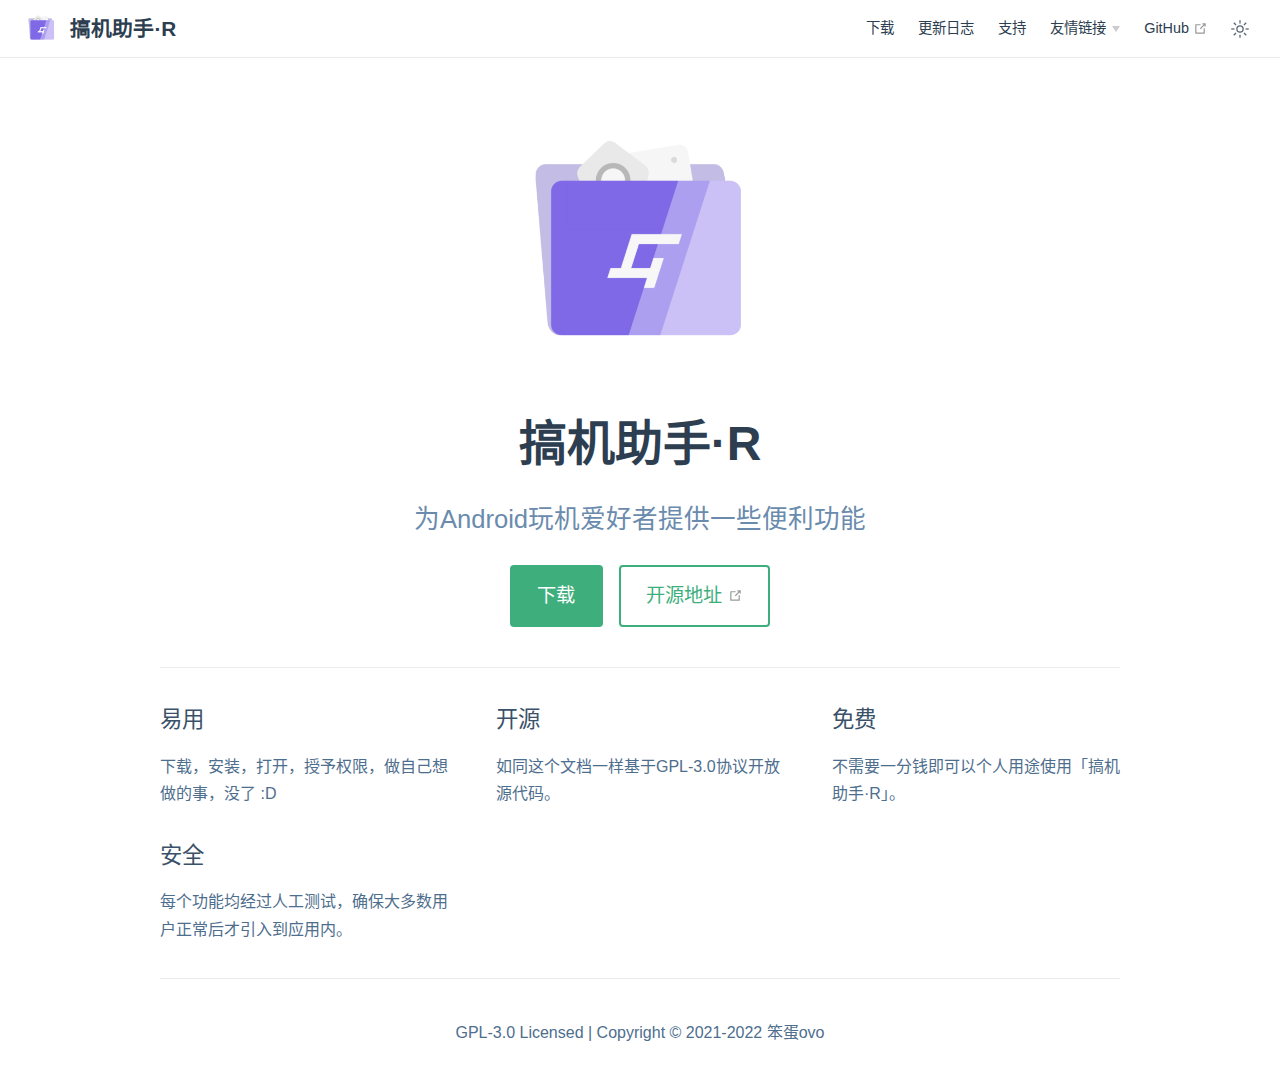
<file: index.html>
<!DOCTYPE html>
<html lang="zh-CN">
  <head>
    <meta charset="utf-8">
    <meta name="viewport" content="width=device-width,initial-scale=1">
    <meta name="generator" content="VuePress 2.0.0-beta.35">
    <style>
      :root {
        --c-bg: #fff;
      }
      html.dark {
        --c-bg: #22272e;
      }
      html, body {
        background-color: var(--c-bg);
      }
    </style>
    <script>
      const userMode = localStorage.getItem('vuepress-color-scheme');
			const systemDarkMode = window.matchMedia && window.matchMedia('(prefers-color-scheme: dark)').matches;
			if (userMode === 'dark' || (userMode !== 'light' && systemDarkMode)) {
				document.documentElement.classList.toggle('dark', true);
			}
    </script>
    <link rel="icon" type="image/png" sizes="16x16" href="/images/icons/favicon-16x16.png"><link rel="icon" type="image/png" sizes="32x32" href="/images/icons/favicon-32x32.png"><link rel="manifest" href="/manifest.webmanifest"><meta name="application-name" content="搞机助手·R"><meta name="apple-mobile-web-app-title" content="搞机助手·R"><meta name="apple-mobile-web-app-status-bar-style" content="black"><link rel="apple-touch-icon" href="/images/icons/apple-touch-icon.png"><meta name="msapplication-TileColor" content="#3eaf7c"><meta name="theme-color" content="#3eaf7c"><title>Home | 搞机助手·R</title><meta name="description" content="为Android玩机爱好者提供一些便利功能">
    <link rel="modulepreload" href="/assets/app.0bd54e07.js"><link rel="modulepreload" href="/assets/index.html.5f7e8375.js"><link rel="modulepreload" href="/assets/index.html.998ff25d.js"><link rel="modulepreload" href="/assets/plugin-vue_export-helper.21dcd24c.js">
    <link rel="stylesheet" href="/assets/style.12e3365d.css">
  </head>
  <body>
    <div id="app"><!--[--><div class="theme-container no-sidebar"><!--[--><header ref_key="navbar" class="navbar"><div class="toggle-sidebar-button" title="切换侧边栏" aria-expanded="false" role="button" tabindex="0"><div class="icon" aria-hidden="true"><span></span><span></span><span></span></div></div><span><a aria-current="page" href="/" class="router-link-active router-link-exact-active"><img class="logo" src="/images/logo.png" alt="搞机助手·R"><span class="site-name can-hide">搞机助手·R</span></a></span><div class="navbar-items-wrapper" style=""><!--[--><!--]--><nav class="navbar-items can-hide"><!--[--><div class="navbar-item"><a href="/Download/" class="" aria-label="下载"><!--[--><!--]--> 下载 <!--[--><!--]--></a></div><div class="navbar-item"><a href="/Changelog/" class="" aria-label="更新日志"><!--[--><!--]--> 更新日志 <!--[--><!--]--></a></div><div class="navbar-item"><a href="/Support/" class="" aria-label="支持"><!--[--><!--]--> 支持 <!--[--><!--]--></a></div><div class="navbar-item"><div class="navbar-dropdown-wrapper"><button class="navbar-dropdown-title" type="button" aria-label="友情链接"><span class="title">友情链接</span><span class="arrow down"></span></button><button class="navbar-dropdown-title-mobile" type="button" aria-label="友情链接"><span class="title">友情链接</span><span class="right arrow"></span></button><!--[--><ul style="display:none;" class="navbar-dropdown"><!--[--><li class="navbar-dropdown-item"><a class="external-link" href="https://uotan.cn" rel="noopener noreferrer" target="_blank" aria-label="柚坛社区"><!--[--><!--]--> 柚坛社区 <span><svg class="external-link-icon" xmlns="http://www.w3.org/2000/svg" aria-hidden="true" focusable="false" x="0px" y="0px" viewbox="0 0 100 100" width="15" height="15"><path fill="currentColor" d="M18.8,85.1h56l0,0c2.2,0,4-1.8,4-4v-32h-8v28h-48v-48h28v-8h-32l0,0c-2.2,0-4,1.8-4,4v56C14.8,83.3,16.6,85.1,18.8,85.1z"></path><polygon fill="currentColor" points="45.7,48.7 51.3,54.3 77.2,28.5 77.2,37.2 85.2,37.2 85.2,14.9 62.8,14.9 62.8,22.9 71.5,22.9"></polygon></svg><span class="external-link-icon-sr-only">在新窗口打开</span></span><!--[--><!--]--></a></li><li class="navbar-dropdown-item"><a class="external-link" href="https://pan.igjbbs.cn" rel="noopener noreferrer" target="_blank" aria-label="一个云盘"><!--[--><!--]--> 一个云盘 <span><svg class="external-link-icon" xmlns="http://www.w3.org/2000/svg" aria-hidden="true" focusable="false" x="0px" y="0px" viewbox="0 0 100 100" width="15" height="15"><path fill="currentColor" d="M18.8,85.1h56l0,0c2.2,0,4-1.8,4-4v-32h-8v28h-48v-48h28v-8h-32l0,0c-2.2,0-4,1.8-4,4v56C14.8,83.3,16.6,85.1,18.8,85.1z"></path><polygon fill="currentColor" points="45.7,48.7 51.3,54.3 77.2,28.5 77.2,37.2 85.2,37.2 85.2,14.9 62.8,14.9 62.8,22.9 71.5,22.9"></polygon></svg><span class="external-link-icon-sr-only">在新窗口打开</span></span><!--[--><!--]--></a></li><li class="navbar-dropdown-item"><a class="external-link" href="https://bdovo.xyz" rel="noopener noreferrer" target="_blank" aria-label="作者个人主页"><!--[--><!--]--> 作者个人主页 <span><svg class="external-link-icon" xmlns="http://www.w3.org/2000/svg" aria-hidden="true" focusable="false" x="0px" y="0px" viewbox="0 0 100 100" width="15" height="15"><path fill="currentColor" d="M18.8,85.1h56l0,0c2.2,0,4-1.8,4-4v-32h-8v28h-48v-48h28v-8h-32l0,0c-2.2,0-4,1.8-4,4v56C14.8,83.3,16.6,85.1,18.8,85.1z"></path><polygon fill="currentColor" points="45.7,48.7 51.3,54.3 77.2,28.5 77.2,37.2 85.2,37.2 85.2,14.9 62.8,14.9 62.8,22.9 71.5,22.9"></polygon></svg><span class="external-link-icon-sr-only">在新窗口打开</span></span><!--[--><!--]--></a></li><li class="navbar-dropdown-item"><a class="external-link" href="https://status.qqcn.xyz" rel="noopener noreferrer" target="_blank" aria-label="服务器状态查看"><!--[--><!--]--> 服务器状态查看 <span><svg class="external-link-icon" xmlns="http://www.w3.org/2000/svg" aria-hidden="true" focusable="false" x="0px" y="0px" viewbox="0 0 100 100" width="15" height="15"><path fill="currentColor" d="M18.8,85.1h56l0,0c2.2,0,4-1.8,4-4v-32h-8v28h-48v-48h28v-8h-32l0,0c-2.2,0-4,1.8-4,4v56C14.8,83.3,16.6,85.1,18.8,85.1z"></path><polygon fill="currentColor" points="45.7,48.7 51.3,54.3 77.2,28.5 77.2,37.2 85.2,37.2 85.2,14.9 62.8,14.9 62.8,22.9 71.5,22.9"></polygon></svg><span class="external-link-icon-sr-only">在新窗口打开</span></span><!--[--><!--]--></a></li><!--]--></ul><!--]--></div></div><div class="navbar-item"><a class="external-link" href="https://github.com/liuran001/GJZS" rel="noopener noreferrer" target="_blank" aria-label="GitHub"><!--[--><!--]--> GitHub <span><svg class="external-link-icon" xmlns="http://www.w3.org/2000/svg" aria-hidden="true" focusable="false" x="0px" y="0px" viewbox="0 0 100 100" width="15" height="15"><path fill="currentColor" d="M18.8,85.1h56l0,0c2.2,0,4-1.8,4-4v-32h-8v28h-48v-48h28v-8h-32l0,0c-2.2,0-4,1.8-4,4v56C14.8,83.3,16.6,85.1,18.8,85.1z"></path><polygon fill="currentColor" points="45.7,48.7 51.3,54.3 77.2,28.5 77.2,37.2 85.2,37.2 85.2,14.9 62.8,14.9 62.8,22.9 71.5,22.9"></polygon></svg><span class="external-link-icon-sr-only">在新窗口打开</span></span><!--[--><!--]--></a></div><!--]--></nav><!--[--><!--]--><button class="toggle-dark-button" title="切换夜间模式"><svg style="" class="icon" focusable="false" viewBox="0 0 32 32"><path d="M16 12.005a4 4 0 1 1-4 4a4.005 4.005 0 0 1 4-4m0-2a6 6 0 1 0 6 6a6 6 0 0 0-6-6z" fill="currentColor"></path><path d="M5.394 6.813l1.414-1.415l3.506 3.506L8.9 10.318z" fill="currentColor"></path><path d="M2 15.005h5v2H2z" fill="currentColor"></path><path d="M5.394 25.197L8.9 21.691l1.414 1.415l-3.506 3.505z" fill="currentColor"></path><path d="M15 25.005h2v5h-2z" fill="currentColor"></path><path d="M21.687 23.106l1.414-1.415l3.506 3.506l-1.414 1.414z" fill="currentColor"></path><path d="M25 15.005h5v2h-5z" fill="currentColor"></path><path d="M21.687 8.904l3.506-3.506l1.414 1.415l-3.506 3.505z" fill="currentColor"></path><path d="M15 2.005h2v5h-2z" fill="currentColor"></path></svg><svg style="display:none;" class="icon" focusable="false" viewBox="0 0 32 32"><path d="M13.502 5.414a15.075 15.075 0 0 0 11.594 18.194a11.113 11.113 0 0 1-7.975 3.39c-.138 0-.278.005-.418 0a11.094 11.094 0 0 1-3.2-21.584M14.98 3a1.002 1.002 0 0 0-.175.016a13.096 13.096 0 0 0 1.825 25.981c.164.006.328 0 .49 0a13.072 13.072 0 0 0 10.703-5.555a1.01 1.01 0 0 0-.783-1.565A13.08 13.08 0 0 1 15.89 4.38A1.015 1.015 0 0 0 14.98 3z" fill="currentColor"></path></svg></button><!----></div></header><!--]--><div class="sidebar-mask"></div><!--[--><aside class="sidebar"><nav class="navbar-items"><!--[--><div class="navbar-item"><a href="/Download/" class="" aria-label="下载"><!--[--><!--]--> 下载 <!--[--><!--]--></a></div><div class="navbar-item"><a href="/Changelog/" class="" aria-label="更新日志"><!--[--><!--]--> 更新日志 <!--[--><!--]--></a></div><div class="navbar-item"><a href="/Support/" class="" aria-label="支持"><!--[--><!--]--> 支持 <!--[--><!--]--></a></div><div class="navbar-item"><div class="navbar-dropdown-wrapper"><button class="navbar-dropdown-title" type="button" aria-label="友情链接"><span class="title">友情链接</span><span class="arrow down"></span></button><button class="navbar-dropdown-title-mobile" type="button" aria-label="友情链接"><span class="title">友情链接</span><span class="right arrow"></span></button><!--[--><ul style="display:none;" class="navbar-dropdown"><!--[--><li class="navbar-dropdown-item"><a class="external-link" href="https://uotan.cn" rel="noopener noreferrer" target="_blank" aria-label="柚坛社区"><!--[--><!--]--> 柚坛社区 <span><svg class="external-link-icon" xmlns="http://www.w3.org/2000/svg" aria-hidden="true" focusable="false" x="0px" y="0px" viewbox="0 0 100 100" width="15" height="15"><path fill="currentColor" d="M18.8,85.1h56l0,0c2.2,0,4-1.8,4-4v-32h-8v28h-48v-48h28v-8h-32l0,0c-2.2,0-4,1.8-4,4v56C14.8,83.3,16.6,85.1,18.8,85.1z"></path><polygon fill="currentColor" points="45.7,48.7 51.3,54.3 77.2,28.5 77.2,37.2 85.2,37.2 85.2,14.9 62.8,14.9 62.8,22.9 71.5,22.9"></polygon></svg><span class="external-link-icon-sr-only">在新窗口打开</span></span><!--[--><!--]--></a></li><li class="navbar-dropdown-item"><a class="external-link" href="https://pan.igjbbs.cn" rel="noopener noreferrer" target="_blank" aria-label="一个云盘"><!--[--><!--]--> 一个云盘 <span><svg class="external-link-icon" xmlns="http://www.w3.org/2000/svg" aria-hidden="true" focusable="false" x="0px" y="0px" viewbox="0 0 100 100" width="15" height="15"><path fill="currentColor" d="M18.8,85.1h56l0,0c2.2,0,4-1.8,4-4v-32h-8v28h-48v-48h28v-8h-32l0,0c-2.2,0-4,1.8-4,4v56C14.8,83.3,16.6,85.1,18.8,85.1z"></path><polygon fill="currentColor" points="45.7,48.7 51.3,54.3 77.2,28.5 77.2,37.2 85.2,37.2 85.2,14.9 62.8,14.9 62.8,22.9 71.5,22.9"></polygon></svg><span class="external-link-icon-sr-only">在新窗口打开</span></span><!--[--><!--]--></a></li><li class="navbar-dropdown-item"><a class="external-link" href="https://bdovo.xyz" rel="noopener noreferrer" target="_blank" aria-label="作者个人主页"><!--[--><!--]--> 作者个人主页 <span><svg class="external-link-icon" xmlns="http://www.w3.org/2000/svg" aria-hidden="true" focusable="false" x="0px" y="0px" viewbox="0 0 100 100" width="15" height="15"><path fill="currentColor" d="M18.8,85.1h56l0,0c2.2,0,4-1.8,4-4v-32h-8v28h-48v-48h28v-8h-32l0,0c-2.2,0-4,1.8-4,4v56C14.8,83.3,16.6,85.1,18.8,85.1z"></path><polygon fill="currentColor" points="45.7,48.7 51.3,54.3 77.2,28.5 77.2,37.2 85.2,37.2 85.2,14.9 62.8,14.9 62.8,22.9 71.5,22.9"></polygon></svg><span class="external-link-icon-sr-only">在新窗口打开</span></span><!--[--><!--]--></a></li><li class="navbar-dropdown-item"><a class="external-link" href="https://status.qqcn.xyz" rel="noopener noreferrer" target="_blank" aria-label="服务器状态查看"><!--[--><!--]--> 服务器状态查看 <span><svg class="external-link-icon" xmlns="http://www.w3.org/2000/svg" aria-hidden="true" focusable="false" x="0px" y="0px" viewbox="0 0 100 100" width="15" height="15"><path fill="currentColor" d="M18.8,85.1h56l0,0c2.2,0,4-1.8,4-4v-32h-8v28h-48v-48h28v-8h-32l0,0c-2.2,0-4,1.8-4,4v56C14.8,83.3,16.6,85.1,18.8,85.1z"></path><polygon fill="currentColor" points="45.7,48.7 51.3,54.3 77.2,28.5 77.2,37.2 85.2,37.2 85.2,14.9 62.8,14.9 62.8,22.9 71.5,22.9"></polygon></svg><span class="external-link-icon-sr-only">在新窗口打开</span></span><!--[--><!--]--></a></li><!--]--></ul><!--]--></div></div><div class="navbar-item"><a class="external-link" href="https://github.com/liuran001/GJZS" rel="noopener noreferrer" target="_blank" aria-label="GitHub"><!--[--><!--]--> GitHub <span><svg class="external-link-icon" xmlns="http://www.w3.org/2000/svg" aria-hidden="true" focusable="false" x="0px" y="0px" viewbox="0 0 100 100" width="15" height="15"><path fill="currentColor" d="M18.8,85.1h56l0,0c2.2,0,4-1.8,4-4v-32h-8v28h-48v-48h28v-8h-32l0,0c-2.2,0-4,1.8-4,4v56C14.8,83.3,16.6,85.1,18.8,85.1z"></path><polygon fill="currentColor" points="45.7,48.7 51.3,54.3 77.2,28.5 77.2,37.2 85.2,37.2 85.2,14.9 62.8,14.9 62.8,22.9 71.5,22.9"></polygon></svg><span class="external-link-icon-sr-only">在新窗口打开</span></span><!--[--><!--]--></a></div><!--]--></nav><!--[--><!--]--><!----><!--[--><!--]--></aside><!--]--><!--[--><main class="home"><header class="hero"><img src="/images/logo.png" alt="搞机助手·R"><h1 id="main-title">搞机助手·R</h1><p class="description">为Android玩机爱好者提供一些便利功能</p><p class="actions"><!--[--><a href="/Download/" class="action-button primary" aria-label="下载"><!--[--><!--]--> 下载 <!--[--><!--]--></a><a class="external-link action-button secondary" href="https://github.com/liuran001/GJZS" rel="noopener noreferrer" target="_blank" aria-label="开源地址"><!--[--><!--]--> 开源地址 <span><svg class="external-link-icon" xmlns="http://www.w3.org/2000/svg" aria-hidden="true" focusable="false" x="0px" y="0px" viewbox="0 0 100 100" width="15" height="15"><path fill="currentColor" d="M18.8,85.1h56l0,0c2.2,0,4-1.8,4-4v-32h-8v28h-48v-48h28v-8h-32l0,0c-2.2,0-4,1.8-4,4v56C14.8,83.3,16.6,85.1,18.8,85.1z"></path><polygon fill="currentColor" points="45.7,48.7 51.3,54.3 77.2,28.5 77.2,37.2 85.2,37.2 85.2,14.9 62.8,14.9 62.8,22.9 71.5,22.9"></polygon></svg><span class="external-link-icon-sr-only">在新窗口打开</span></span><!--[--><!--]--></a><!--]--></p></header><div class="features"><!--[--><div class="feature"><h2>易用</h2><p>下载，安装，打开，授予权限，做自己想做的事，没了 :D</p></div><div class="feature"><h2>开源</h2><p>如同这个文档一样基于GPL-3.0协议开放源代码。</p></div><div class="feature"><h2>免费</h2><p>不需要一分钱即可以个人用途使用「搞机助手·R」。</p></div><div class="feature"><h2>安全</h2><p>每个功能均经过人工测试，确保大多数用户正常后才引入到应用内。</p></div><!--]--></div><div class="theme-default-content custom"></div><!--[--><div class="footer">GPL-3.0 Licensed | Copyright © 2021-2022 笨蛋ovo</div><!--]--></main><!--]--></div><!----><!--]--></div>
    <script type="module" src="/assets/app.0bd54e07.js" defer></script>
  </body>
</html>
</file>
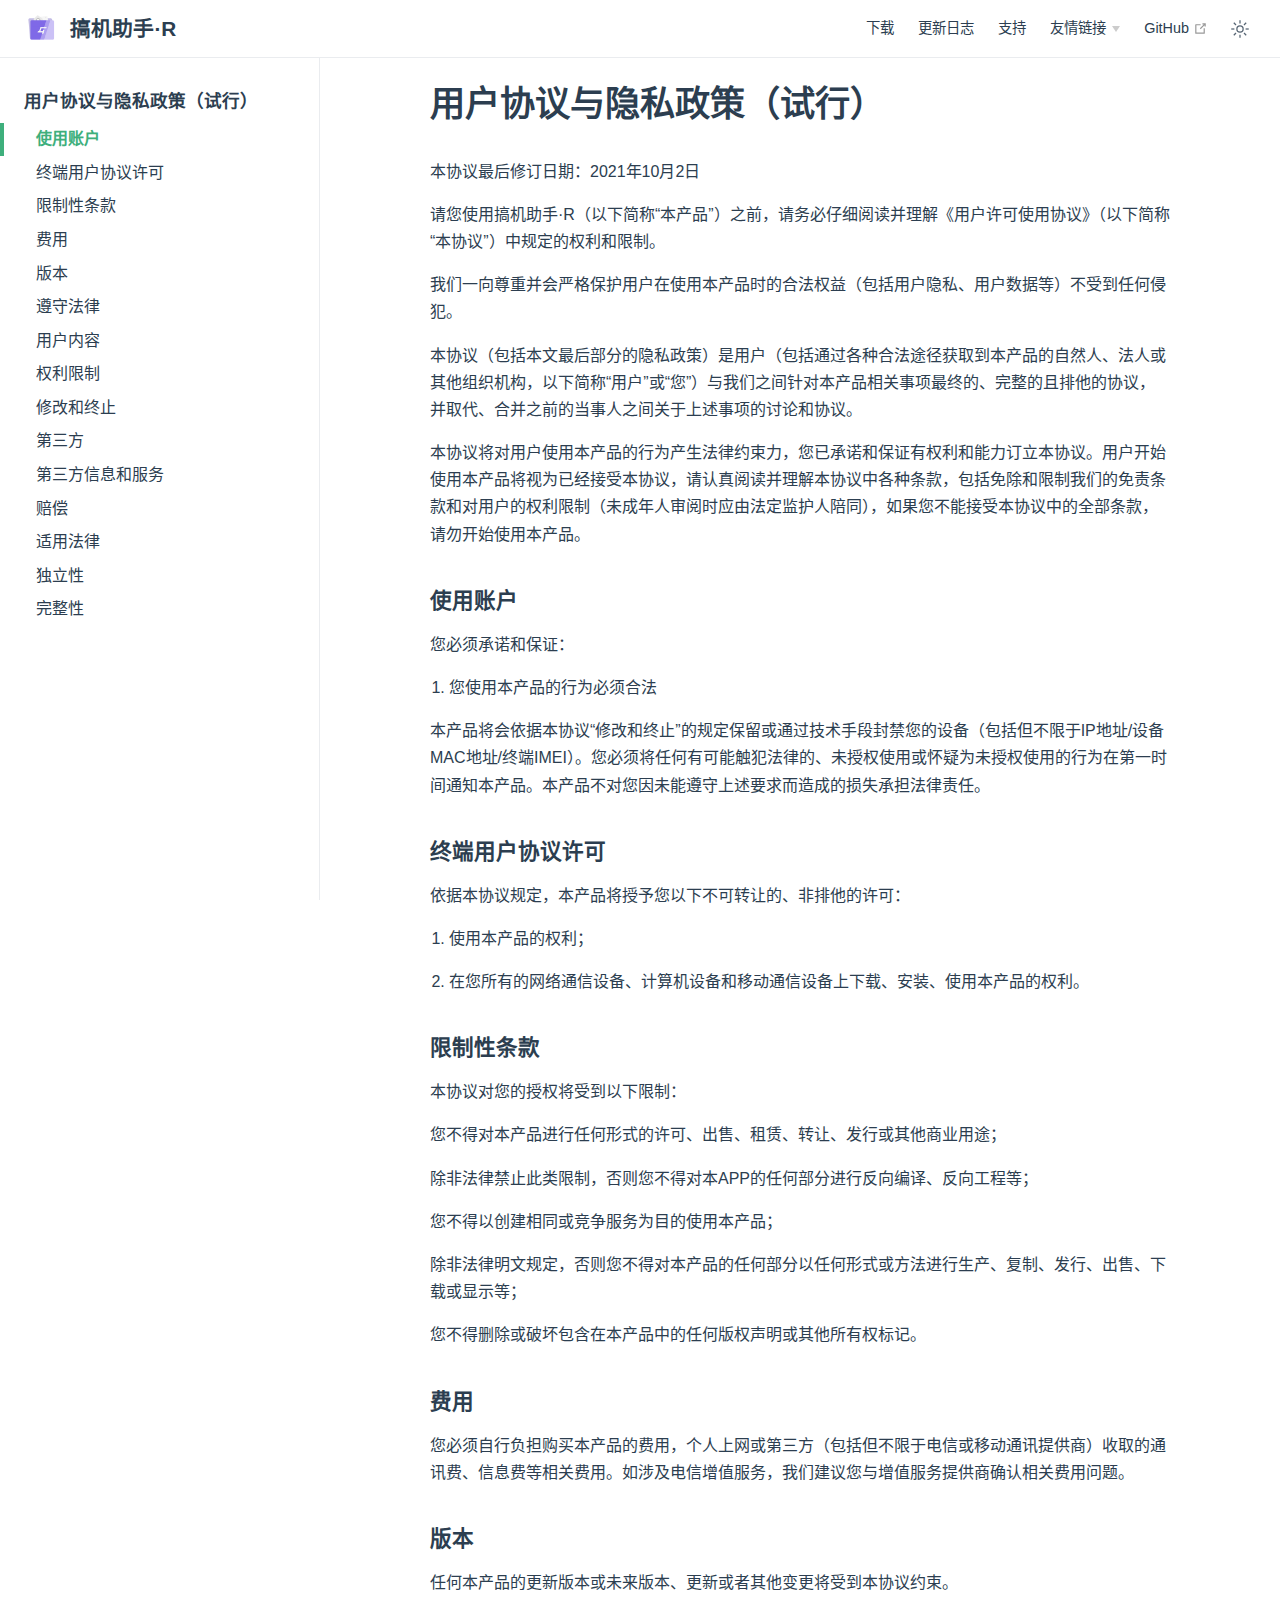
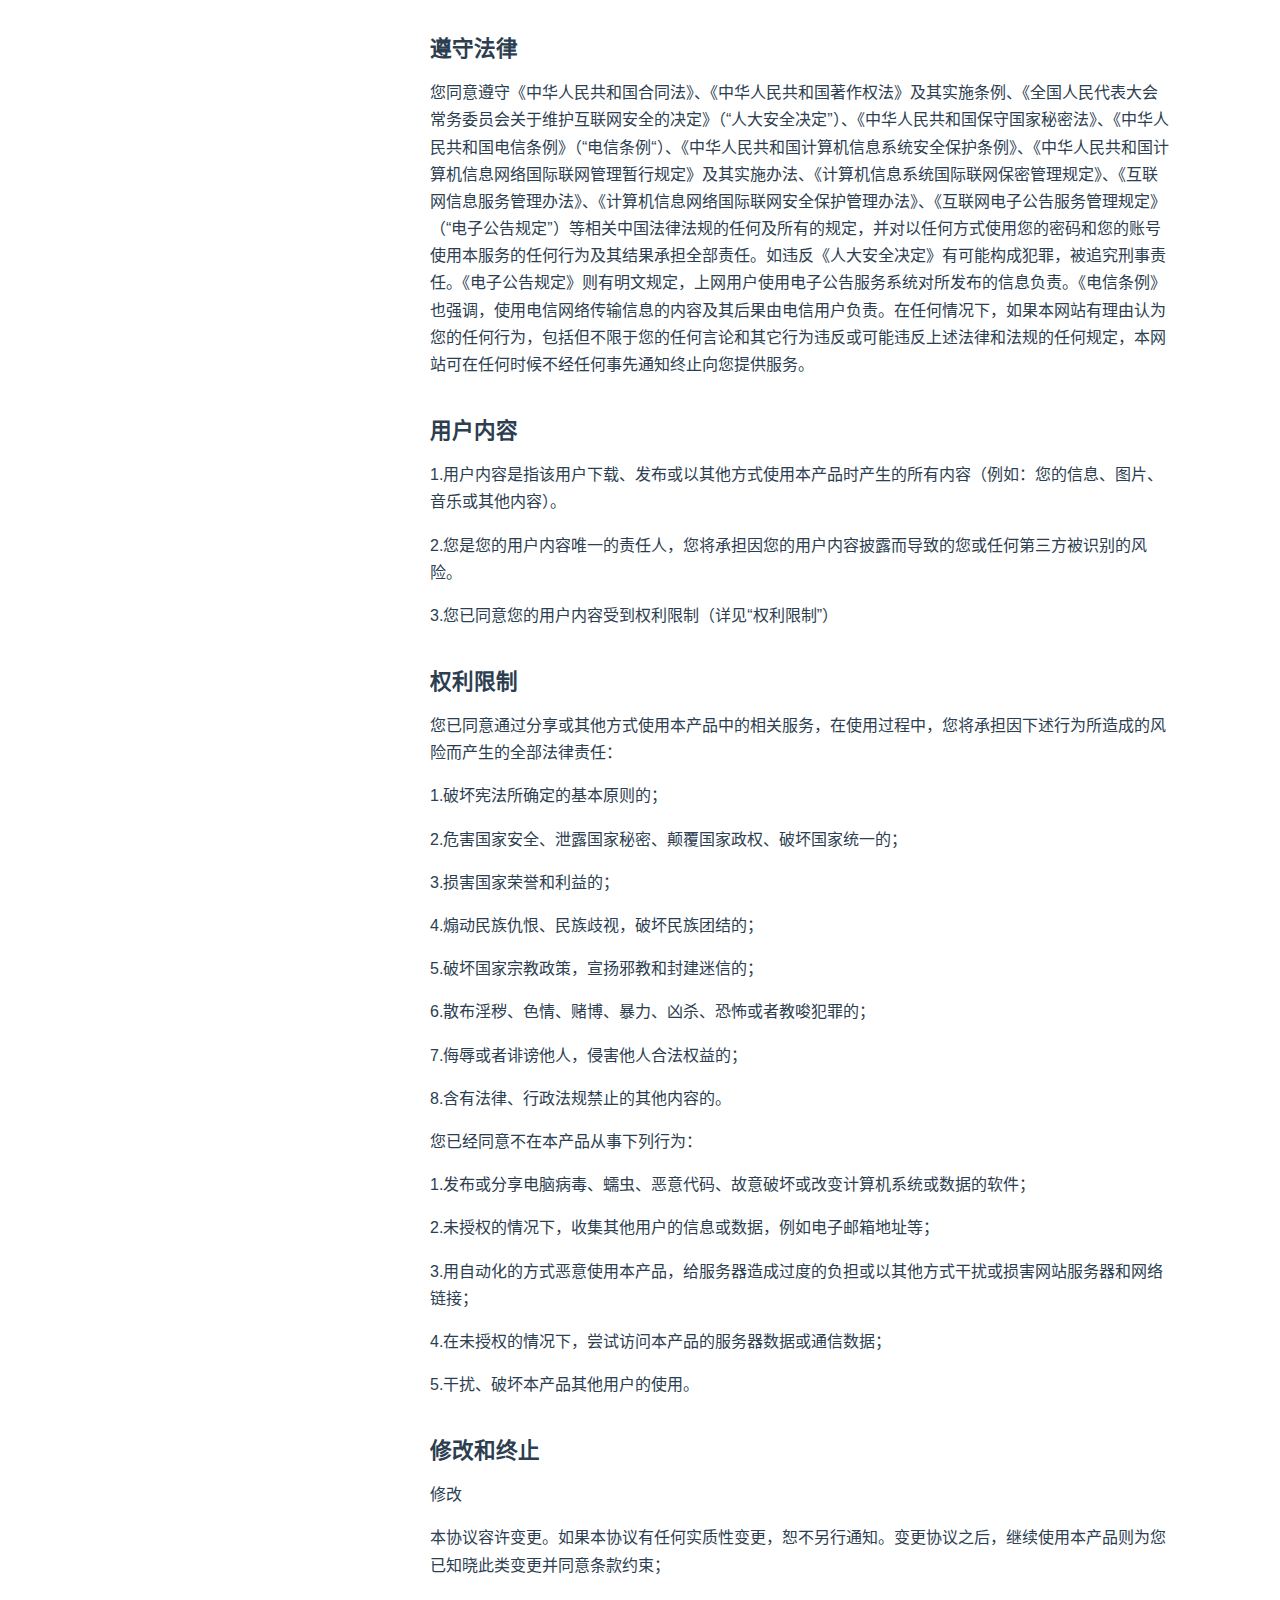
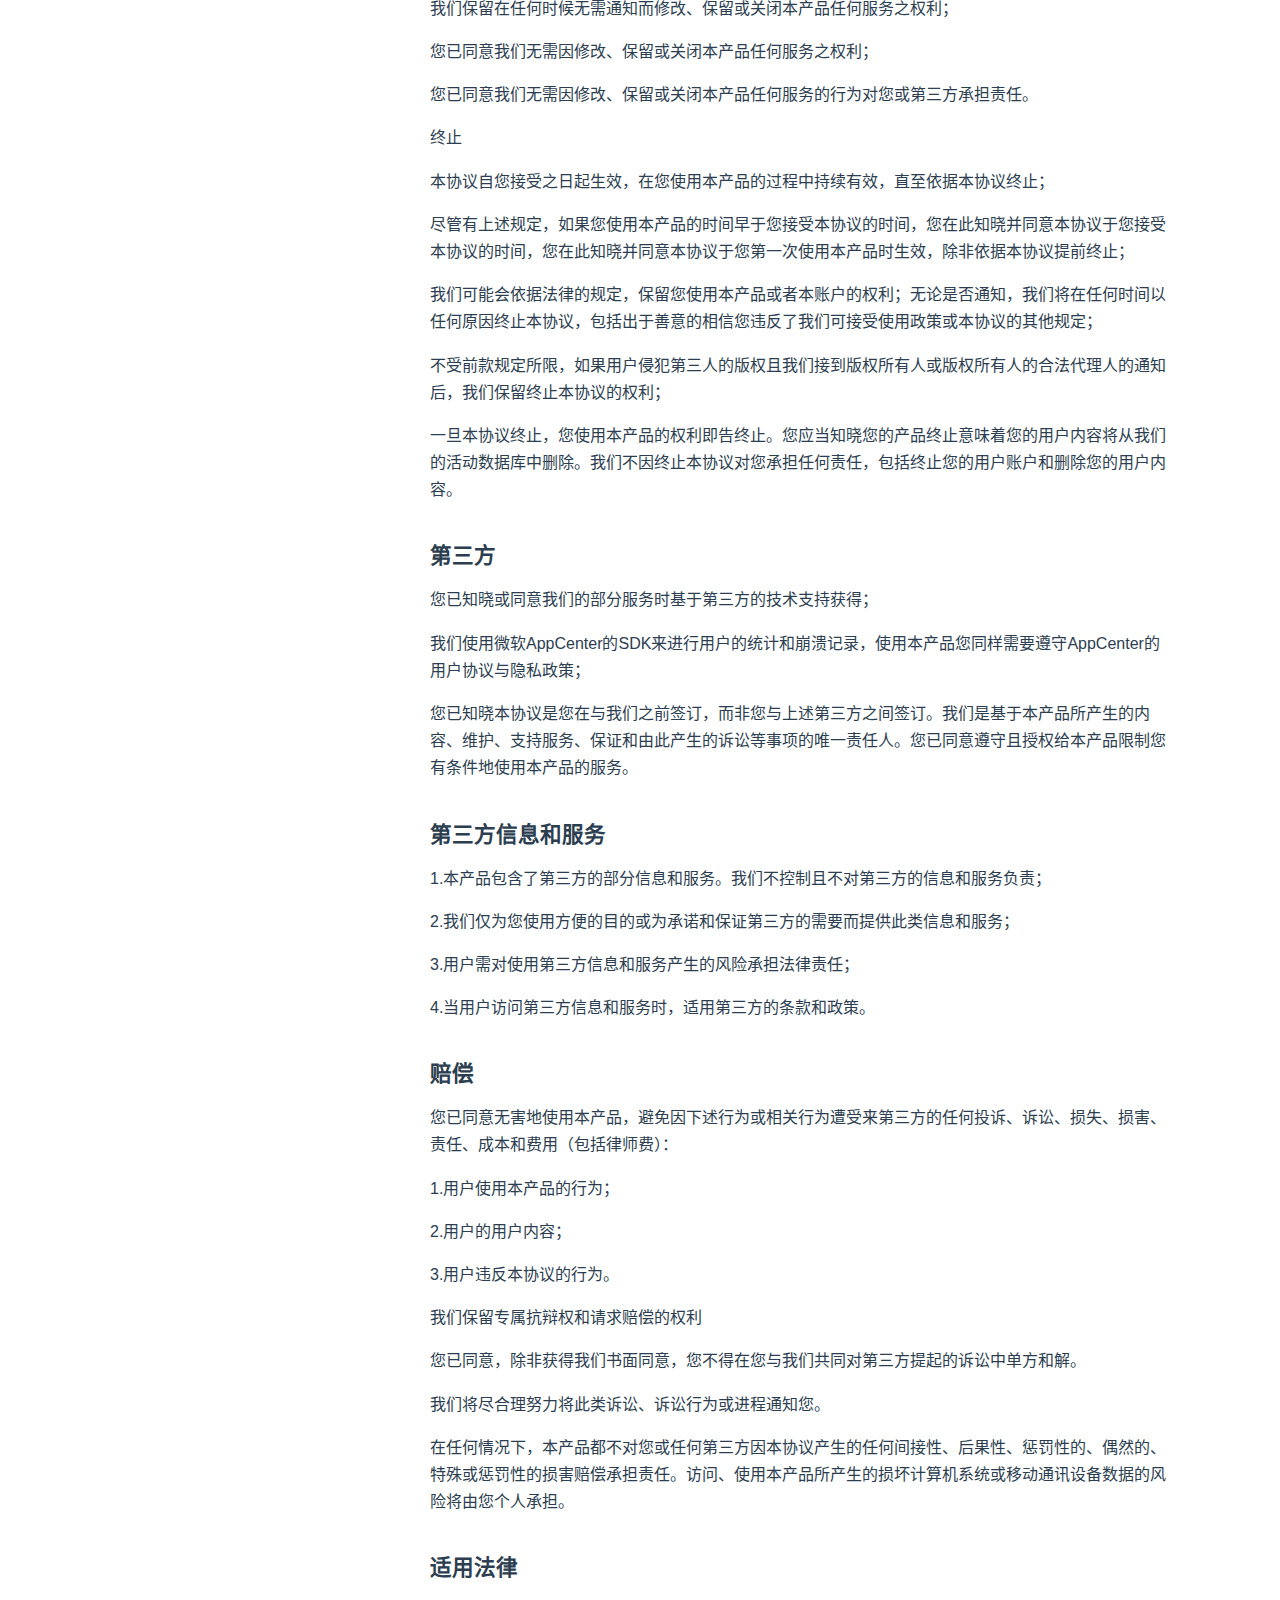
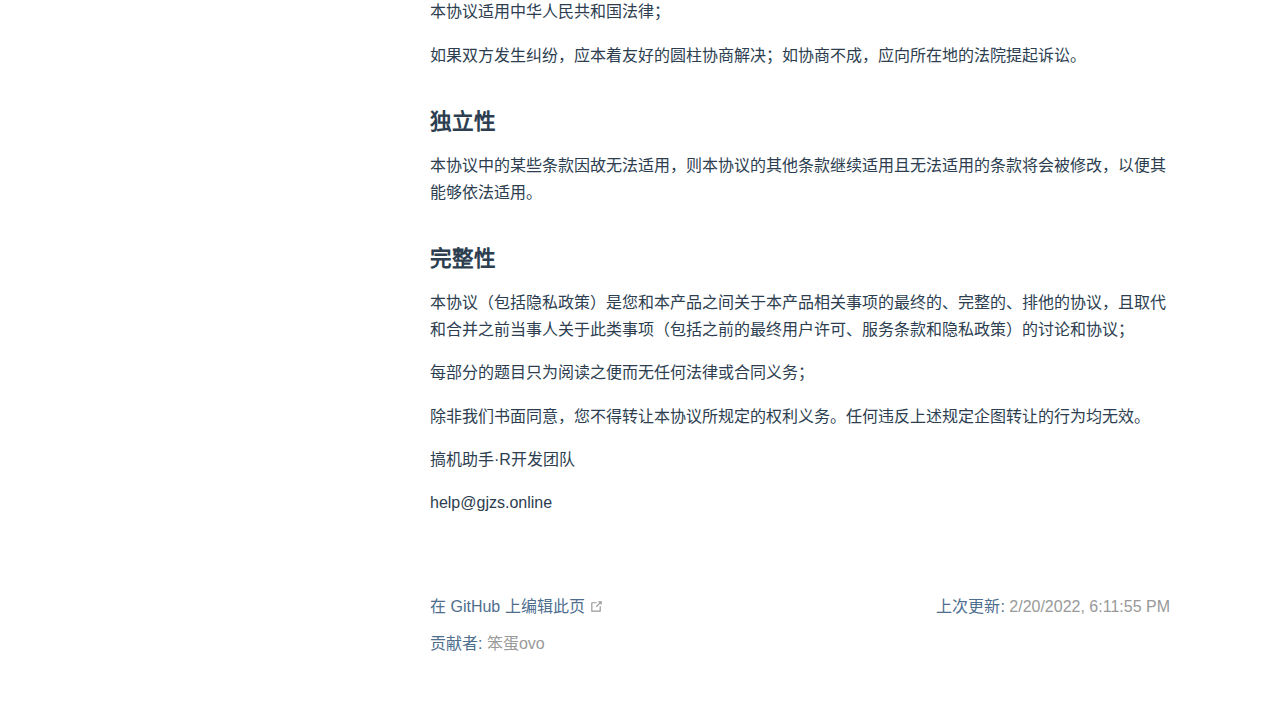
<file: Agreement.html>
<!DOCTYPE html>
<html lang="zh-CN">
  <head>
    <meta charset="utf-8">
    <meta name="viewport" content="width=device-width,initial-scale=1">
    <meta name="generator" content="VuePress 2.0.0-beta.35">
    <style>
      :root {
        --c-bg: #fff;
      }
      html.dark {
        --c-bg: #22272e;
      }
      html, body {
        background-color: var(--c-bg);
      }
    </style>
    <script>
      const userMode = localStorage.getItem('vuepress-color-scheme');
			const systemDarkMode = window.matchMedia && window.matchMedia('(prefers-color-scheme: dark)').matches;
			if (userMode === 'dark' || (userMode !== 'light' && systemDarkMode)) {
				document.documentElement.classList.toggle('dark', true);
			}
    </script>
    <link rel="icon" type="image/png" sizes="16x16" href="/images/icons/favicon-16x16.png"><link rel="icon" type="image/png" sizes="32x32" href="/images/icons/favicon-32x32.png"><link rel="manifest" href="/manifest.webmanifest"><meta name="application-name" content="搞机助手·R"><meta name="apple-mobile-web-app-title" content="搞机助手·R"><meta name="apple-mobile-web-app-status-bar-style" content="black"><link rel="apple-touch-icon" href="/images/icons/apple-touch-icon.png"><meta name="msapplication-TileColor" content="#3eaf7c"><meta name="theme-color" content="#3eaf7c"><title>用户协议与隐私政策（试行） | 搞机助手·R</title><meta name="description" content="为Android玩机爱好者提供一些便利功能">
    <link rel="modulepreload" href="/assets/app.0bd54e07.js"><link rel="modulepreload" href="/assets/Agreement.html.348382e2.js"><link rel="modulepreload" href="/assets/Agreement.html.15a208ab.js"><link rel="modulepreload" href="/assets/plugin-vue_export-helper.21dcd24c.js">
    <link rel="stylesheet" href="/assets/style.12e3365d.css">
  </head>
  <body>
    <div id="app"><!--[--><div class="theme-container"><!--[--><header ref_key="navbar" class="navbar"><div class="toggle-sidebar-button" title="切换侧边栏" aria-expanded="false" role="button" tabindex="0"><div class="icon" aria-hidden="true"><span></span><span></span><span></span></div></div><span><a href="/" class=""><img class="logo" src="/images/logo.png" alt="搞机助手·R"><span class="site-name can-hide">搞机助手·R</span></a></span><div class="navbar-items-wrapper" style=""><!--[--><!--]--><nav class="navbar-items can-hide"><!--[--><div class="navbar-item"><a href="/Download/" class="" aria-label="下载"><!--[--><!--]--> 下载 <!--[--><!--]--></a></div><div class="navbar-item"><a href="/Changelog/" class="" aria-label="更新日志"><!--[--><!--]--> 更新日志 <!--[--><!--]--></a></div><div class="navbar-item"><a href="/Support/" class="" aria-label="支持"><!--[--><!--]--> 支持 <!--[--><!--]--></a></div><div class="navbar-item"><div class="navbar-dropdown-wrapper"><button class="navbar-dropdown-title" type="button" aria-label="友情链接"><span class="title">友情链接</span><span class="arrow down"></span></button><button class="navbar-dropdown-title-mobile" type="button" aria-label="友情链接"><span class="title">友情链接</span><span class="right arrow"></span></button><!--[--><ul style="display:none;" class="navbar-dropdown"><!--[--><li class="navbar-dropdown-item"><a class="external-link" href="https://uotan.cn" rel="noopener noreferrer" target="_blank" aria-label="柚坛社区"><!--[--><!--]--> 柚坛社区 <span><svg class="external-link-icon" xmlns="http://www.w3.org/2000/svg" aria-hidden="true" focusable="false" x="0px" y="0px" viewbox="0 0 100 100" width="15" height="15"><path fill="currentColor" d="M18.8,85.1h56l0,0c2.2,0,4-1.8,4-4v-32h-8v28h-48v-48h28v-8h-32l0,0c-2.2,0-4,1.8-4,4v56C14.8,83.3,16.6,85.1,18.8,85.1z"></path><polygon fill="currentColor" points="45.7,48.7 51.3,54.3 77.2,28.5 77.2,37.2 85.2,37.2 85.2,14.9 62.8,14.9 62.8,22.9 71.5,22.9"></polygon></svg><span class="external-link-icon-sr-only">在新窗口打开</span></span><!--[--><!--]--></a></li><li class="navbar-dropdown-item"><a class="external-link" href="https://pan.igjbbs.cn" rel="noopener noreferrer" target="_blank" aria-label="一个云盘"><!--[--><!--]--> 一个云盘 <span><svg class="external-link-icon" xmlns="http://www.w3.org/2000/svg" aria-hidden="true" focusable="false" x="0px" y="0px" viewbox="0 0 100 100" width="15" height="15"><path fill="currentColor" d="M18.8,85.1h56l0,0c2.2,0,4-1.8,4-4v-32h-8v28h-48v-48h28v-8h-32l0,0c-2.2,0-4,1.8-4,4v56C14.8,83.3,16.6,85.1,18.8,85.1z"></path><polygon fill="currentColor" points="45.7,48.7 51.3,54.3 77.2,28.5 77.2,37.2 85.2,37.2 85.2,14.9 62.8,14.9 62.8,22.9 71.5,22.9"></polygon></svg><span class="external-link-icon-sr-only">在新窗口打开</span></span><!--[--><!--]--></a></li><li class="navbar-dropdown-item"><a class="external-link" href="https://bdovo.xyz" rel="noopener noreferrer" target="_blank" aria-label="作者个人主页"><!--[--><!--]--> 作者个人主页 <span><svg class="external-link-icon" xmlns="http://www.w3.org/2000/svg" aria-hidden="true" focusable="false" x="0px" y="0px" viewbox="0 0 100 100" width="15" height="15"><path fill="currentColor" d="M18.8,85.1h56l0,0c2.2,0,4-1.8,4-4v-32h-8v28h-48v-48h28v-8h-32l0,0c-2.2,0-4,1.8-4,4v56C14.8,83.3,16.6,85.1,18.8,85.1z"></path><polygon fill="currentColor" points="45.7,48.7 51.3,54.3 77.2,28.5 77.2,37.2 85.2,37.2 85.2,14.9 62.8,14.9 62.8,22.9 71.5,22.9"></polygon></svg><span class="external-link-icon-sr-only">在新窗口打开</span></span><!--[--><!--]--></a></li><li class="navbar-dropdown-item"><a class="external-link" href="https://status.qqcn.xyz" rel="noopener noreferrer" target="_blank" aria-label="服务器状态查看"><!--[--><!--]--> 服务器状态查看 <span><svg class="external-link-icon" xmlns="http://www.w3.org/2000/svg" aria-hidden="true" focusable="false" x="0px" y="0px" viewbox="0 0 100 100" width="15" height="15"><path fill="currentColor" d="M18.8,85.1h56l0,0c2.2,0,4-1.8,4-4v-32h-8v28h-48v-48h28v-8h-32l0,0c-2.2,0-4,1.8-4,4v56C14.8,83.3,16.6,85.1,18.8,85.1z"></path><polygon fill="currentColor" points="45.7,48.7 51.3,54.3 77.2,28.5 77.2,37.2 85.2,37.2 85.2,14.9 62.8,14.9 62.8,22.9 71.5,22.9"></polygon></svg><span class="external-link-icon-sr-only">在新窗口打开</span></span><!--[--><!--]--></a></li><!--]--></ul><!--]--></div></div><div class="navbar-item"><a class="external-link" href="https://github.com/liuran001/GJZS" rel="noopener noreferrer" target="_blank" aria-label="GitHub"><!--[--><!--]--> GitHub <span><svg class="external-link-icon" xmlns="http://www.w3.org/2000/svg" aria-hidden="true" focusable="false" x="0px" y="0px" viewbox="0 0 100 100" width="15" height="15"><path fill="currentColor" d="M18.8,85.1h56l0,0c2.2,0,4-1.8,4-4v-32h-8v28h-48v-48h28v-8h-32l0,0c-2.2,0-4,1.8-4,4v56C14.8,83.3,16.6,85.1,18.8,85.1z"></path><polygon fill="currentColor" points="45.7,48.7 51.3,54.3 77.2,28.5 77.2,37.2 85.2,37.2 85.2,14.9 62.8,14.9 62.8,22.9 71.5,22.9"></polygon></svg><span class="external-link-icon-sr-only">在新窗口打开</span></span><!--[--><!--]--></a></div><!--]--></nav><!--[--><!--]--><button class="toggle-dark-button" title="切换夜间模式"><svg style="" class="icon" focusable="false" viewBox="0 0 32 32"><path d="M16 12.005a4 4 0 1 1-4 4a4.005 4.005 0 0 1 4-4m0-2a6 6 0 1 0 6 6a6 6 0 0 0-6-6z" fill="currentColor"></path><path d="M5.394 6.813l1.414-1.415l3.506 3.506L8.9 10.318z" fill="currentColor"></path><path d="M2 15.005h5v2H2z" fill="currentColor"></path><path d="M5.394 25.197L8.9 21.691l1.414 1.415l-3.506 3.505z" fill="currentColor"></path><path d="M15 25.005h2v5h-2z" fill="currentColor"></path><path d="M21.687 23.106l1.414-1.415l3.506 3.506l-1.414 1.414z" fill="currentColor"></path><path d="M25 15.005h5v2h-5z" fill="currentColor"></path><path d="M21.687 8.904l3.506-3.506l1.414 1.415l-3.506 3.505z" fill="currentColor"></path><path d="M15 2.005h2v5h-2z" fill="currentColor"></path></svg><svg style="display:none;" class="icon" focusable="false" viewBox="0 0 32 32"><path d="M13.502 5.414a15.075 15.075 0 0 0 11.594 18.194a11.113 11.113 0 0 1-7.975 3.39c-.138 0-.278.005-.418 0a11.094 11.094 0 0 1-3.2-21.584M14.98 3a1.002 1.002 0 0 0-.175.016a13.096 13.096 0 0 0 1.825 25.981c.164.006.328 0 .49 0a13.072 13.072 0 0 0 10.703-5.555a1.01 1.01 0 0 0-.783-1.565A13.08 13.08 0 0 1 15.89 4.38A1.015 1.015 0 0 0 14.98 3z" fill="currentColor"></path></svg></button><!----></div></header><!--]--><div class="sidebar-mask"></div><!--[--><aside class="sidebar"><nav class="navbar-items"><!--[--><div class="navbar-item"><a href="/Download/" class="" aria-label="下载"><!--[--><!--]--> 下载 <!--[--><!--]--></a></div><div class="navbar-item"><a href="/Changelog/" class="" aria-label="更新日志"><!--[--><!--]--> 更新日志 <!--[--><!--]--></a></div><div class="navbar-item"><a href="/Support/" class="" aria-label="支持"><!--[--><!--]--> 支持 <!--[--><!--]--></a></div><div class="navbar-item"><div class="navbar-dropdown-wrapper"><button class="navbar-dropdown-title" type="button" aria-label="友情链接"><span class="title">友情链接</span><span class="arrow down"></span></button><button class="navbar-dropdown-title-mobile" type="button" aria-label="友情链接"><span class="title">友情链接</span><span class="right arrow"></span></button><!--[--><ul style="display:none;" class="navbar-dropdown"><!--[--><li class="navbar-dropdown-item"><a class="external-link" href="https://uotan.cn" rel="noopener noreferrer" target="_blank" aria-label="柚坛社区"><!--[--><!--]--> 柚坛社区 <span><svg class="external-link-icon" xmlns="http://www.w3.org/2000/svg" aria-hidden="true" focusable="false" x="0px" y="0px" viewbox="0 0 100 100" width="15" height="15"><path fill="currentColor" d="M18.8,85.1h56l0,0c2.2,0,4-1.8,4-4v-32h-8v28h-48v-48h28v-8h-32l0,0c-2.2,0-4,1.8-4,4v56C14.8,83.3,16.6,85.1,18.8,85.1z"></path><polygon fill="currentColor" points="45.7,48.7 51.3,54.3 77.2,28.5 77.2,37.2 85.2,37.2 85.2,14.9 62.8,14.9 62.8,22.9 71.5,22.9"></polygon></svg><span class="external-link-icon-sr-only">在新窗口打开</span></span><!--[--><!--]--></a></li><li class="navbar-dropdown-item"><a class="external-link" href="https://pan.igjbbs.cn" rel="noopener noreferrer" target="_blank" aria-label="一个云盘"><!--[--><!--]--> 一个云盘 <span><svg class="external-link-icon" xmlns="http://www.w3.org/2000/svg" aria-hidden="true" focusable="false" x="0px" y="0px" viewbox="0 0 100 100" width="15" height="15"><path fill="currentColor" d="M18.8,85.1h56l0,0c2.2,0,4-1.8,4-4v-32h-8v28h-48v-48h28v-8h-32l0,0c-2.2,0-4,1.8-4,4v56C14.8,83.3,16.6,85.1,18.8,85.1z"></path><polygon fill="currentColor" points="45.7,48.7 51.3,54.3 77.2,28.5 77.2,37.2 85.2,37.2 85.2,14.9 62.8,14.9 62.8,22.9 71.5,22.9"></polygon></svg><span class="external-link-icon-sr-only">在新窗口打开</span></span><!--[--><!--]--></a></li><li class="navbar-dropdown-item"><a class="external-link" href="https://bdovo.xyz" rel="noopener noreferrer" target="_blank" aria-label="作者个人主页"><!--[--><!--]--> 作者个人主页 <span><svg class="external-link-icon" xmlns="http://www.w3.org/2000/svg" aria-hidden="true" focusable="false" x="0px" y="0px" viewbox="0 0 100 100" width="15" height="15"><path fill="currentColor" d="M18.8,85.1h56l0,0c2.2,0,4-1.8,4-4v-32h-8v28h-48v-48h28v-8h-32l0,0c-2.2,0-4,1.8-4,4v56C14.8,83.3,16.6,85.1,18.8,85.1z"></path><polygon fill="currentColor" points="45.7,48.7 51.3,54.3 77.2,28.5 77.2,37.2 85.2,37.2 85.2,14.9 62.8,14.9 62.8,22.9 71.5,22.9"></polygon></svg><span class="external-link-icon-sr-only">在新窗口打开</span></span><!--[--><!--]--></a></li><li class="navbar-dropdown-item"><a class="external-link" href="https://status.qqcn.xyz" rel="noopener noreferrer" target="_blank" aria-label="服务器状态查看"><!--[--><!--]--> 服务器状态查看 <span><svg class="external-link-icon" xmlns="http://www.w3.org/2000/svg" aria-hidden="true" focusable="false" x="0px" y="0px" viewbox="0 0 100 100" width="15" height="15"><path fill="currentColor" d="M18.8,85.1h56l0,0c2.2,0,4-1.8,4-4v-32h-8v28h-48v-48h28v-8h-32l0,0c-2.2,0-4,1.8-4,4v56C14.8,83.3,16.6,85.1,18.8,85.1z"></path><polygon fill="currentColor" points="45.7,48.7 51.3,54.3 77.2,28.5 77.2,37.2 85.2,37.2 85.2,14.9 62.8,14.9 62.8,22.9 71.5,22.9"></polygon></svg><span class="external-link-icon-sr-only">在新窗口打开</span></span><!--[--><!--]--></a></li><!--]--></ul><!--]--></div></div><div class="navbar-item"><a class="external-link" href="https://github.com/liuran001/GJZS" rel="noopener noreferrer" target="_blank" aria-label="GitHub"><!--[--><!--]--> GitHub <span><svg class="external-link-icon" xmlns="http://www.w3.org/2000/svg" aria-hidden="true" focusable="false" x="0px" y="0px" viewbox="0 0 100 100" width="15" height="15"><path fill="currentColor" d="M18.8,85.1h56l0,0c2.2,0,4-1.8,4-4v-32h-8v28h-48v-48h28v-8h-32l0,0c-2.2,0-4,1.8-4,4v56C14.8,83.3,16.6,85.1,18.8,85.1z"></path><polygon fill="currentColor" points="45.7,48.7 51.3,54.3 77.2,28.5 77.2,37.2 85.2,37.2 85.2,14.9 62.8,14.9 62.8,22.9 71.5,22.9"></polygon></svg><span class="external-link-icon-sr-only">在新窗口打开</span></span><!--[--><!--]--></a></div><!--]--></nav><!--[--><!--]--><ul class="sidebar-items"><!--[--><li><p tabindex="0" class="sidebar-item sidebar-heading">用户协议与隐私政策（试行） <!----></p><!--[--><ul style="" class="sidebar-item-children"><!--[--><li><a aria-current="page" href="/Agreement.html#使用账户" class="router-link-active router-link-exact-active sidebar-item" aria-label="使用账户"><!--[--><!--]--> 使用账户 <!--[--><!--]--></a><!----></li><li><a aria-current="page" href="/Agreement.html#终端用户协议许可" class="router-link-active router-link-exact-active sidebar-item" aria-label="终端用户协议许可"><!--[--><!--]--> 终端用户协议许可 <!--[--><!--]--></a><!----></li><li><a aria-current="page" href="/Agreement.html#限制性条款" class="router-link-active router-link-exact-active sidebar-item" aria-label="限制性条款"><!--[--><!--]--> 限制性条款 <!--[--><!--]--></a><!----></li><li><a aria-current="page" href="/Agreement.html#费用" class="router-link-active router-link-exact-active sidebar-item" aria-label="费用"><!--[--><!--]--> 费用 <!--[--><!--]--></a><!----></li><li><a aria-current="page" href="/Agreement.html#版本" class="router-link-active router-link-exact-active sidebar-item" aria-label="版本"><!--[--><!--]--> 版本 <!--[--><!--]--></a><!----></li><li><a aria-current="page" href="/Agreement.html#遵守法律" class="router-link-active router-link-exact-active sidebar-item" aria-label="遵守法律"><!--[--><!--]--> 遵守法律 <!--[--><!--]--></a><!----></li><li><a aria-current="page" href="/Agreement.html#用户内容" class="router-link-active router-link-exact-active sidebar-item" aria-label="用户内容"><!--[--><!--]--> 用户内容 <!--[--><!--]--></a><!----></li><li><a aria-current="page" href="/Agreement.html#权利限制" class="router-link-active router-link-exact-active sidebar-item" aria-label="权利限制"><!--[--><!--]--> 权利限制 <!--[--><!--]--></a><!----></li><li><a aria-current="page" href="/Agreement.html#修改和终止" class="router-link-active router-link-exact-active sidebar-item" aria-label="修改和终止"><!--[--><!--]--> 修改和终止 <!--[--><!--]--></a><!----></li><li><a aria-current="page" href="/Agreement.html#第三方" class="router-link-active router-link-exact-active sidebar-item" aria-label="第三方"><!--[--><!--]--> 第三方 <!--[--><!--]--></a><!----></li><li><a aria-current="page" href="/Agreement.html#第三方信息和服务" class="router-link-active router-link-exact-active sidebar-item" aria-label="第三方信息和服务"><!--[--><!--]--> 第三方信息和服务 <!--[--><!--]--></a><!----></li><li><a aria-current="page" href="/Agreement.html#赔偿" class="router-link-active router-link-exact-active sidebar-item" aria-label="赔偿"><!--[--><!--]--> 赔偿 <!--[--><!--]--></a><!----></li><li><a aria-current="page" href="/Agreement.html#适用法律" class="router-link-active router-link-exact-active sidebar-item" aria-label="适用法律"><!--[--><!--]--> 适用法律 <!--[--><!--]--></a><!----></li><li><a aria-current="page" href="/Agreement.html#独立性" class="router-link-active router-link-exact-active sidebar-item" aria-label="独立性"><!--[--><!--]--> 独立性 <!--[--><!--]--></a><!----></li><li><a aria-current="page" href="/Agreement.html#完整性" class="router-link-active router-link-exact-active sidebar-item" aria-label="完整性"><!--[--><!--]--> 完整性 <!--[--><!--]--></a><!----></li><!--]--></ul><!--]--></li><!--]--></ul><!--[--><!--]--></aside><!--]--><!--[--><main class="page"><!--[--><!--]--><div class="theme-default-content"><!--[--><h1 id="用户协议与隐私政策-试行" tabindex="-1"><a class="header-anchor" href="#用户协议与隐私政策-试行" aria-hidden="true">#</a> 用户协议与隐私政策（试行）</h1><p>本协议最后修订日期：2021年10月2日</p><p>请您使用搞机助手·R（以下简称“本产品”）之前，请务必仔细阅读并理解《用户许可使用协议》（以下简称“本协议”）中规定的权利和限制。</p><p>我们一向尊重并会严格保护用户在使用本产品时的合法权益（包括用户隐私、用户数据等）不受到任何侵犯。</p><p>本协议（包括本文最后部分的隐私政策）是用户（包括通过各种合法途径获取到本产品的自然人、法人或其他组织机构，以下简称“用户”或“您”）与我们之间针对本产品相关事项最终的、完整的且排他的协议，并取代、合并之前的当事人之间关于上述事项的讨论和协议。</p><p>本协议将对用户使用本产品的行为产生法律约束力，您已承诺和保证有权利和能力订立本协议。用户开始使用本产品将视为已经接受本协议，请认真阅读并理解本协议中各种条款，包括免除和限制我们的免责条款和对用户的权利限制（未成年人审阅时应由法定监护人陪同），如果您不能接受本协议中的全部条款，请勿开始使用本产品。</p><h3 id="使用账户" tabindex="-1"><a class="header-anchor" href="#使用账户" aria-hidden="true">#</a> 使用账户</h3><p>您必须承诺和保证：</p><ol><li>您使用本产品的行为必须合法</li></ol><p>本产品将会依据本协议“修改和终止”的规定保留或通过技术手段封禁您的设备（包括但不限于IP地址/设备MAC地址/终端IMEI）。您必须将任何有可能触犯法律的、未授权使用或怀疑为未授权使用的行为在第一时间通知本产品。本产品不对您因未能遵守上述要求而造成的损失承担法律责任。</p><h3 id="终端用户协议许可" tabindex="-1"><a class="header-anchor" href="#终端用户协议许可" aria-hidden="true">#</a> 终端用户协议许可</h3><p>依据本协议规定，本产品将授予您以下不可转让的、非排他的许可：</p><ol><li><p>使用本产品的权利；</p></li><li><p>在您所有的网络通信设备、计算机设备和移动通信设备上下载、安装、使用本产品的权利。</p></li></ol><h3 id="限制性条款" tabindex="-1"><a class="header-anchor" href="#限制性条款" aria-hidden="true">#</a> 限制性条款</h3><p>本协议对您的授权将受到以下限制：</p><p>您不得对本产品进行任何形式的许可、出售、租赁、转让、发行或其他商业用途；</p><p>除非法律禁止此类限制，否则您不得对本APP的任何部分进行反向编译、反向工程等；</p><p>您不得以创建相同或竞争服务为目的使用本产品；</p><p>除非法律明文规定，否则您不得对本产品的任何部分以任何形式或方法进行生产、复制、发行、出售、下载或显示等；</p><p>您不得删除或破坏包含在本产品中的任何版权声明或其他所有权标记。</p><h3 id="费用" tabindex="-1"><a class="header-anchor" href="#费用" aria-hidden="true">#</a> 费用</h3><p>您必须自行负担购买本产品的费用，个人上网或第三方（包括但不限于电信或移动通讯提供商）收取的通讯费、信息费等相关费用。如涉及电信增值服务，我们建议您与增值服务提供商确认相关费用问题。</p><h3 id="版本" tabindex="-1"><a class="header-anchor" href="#版本" aria-hidden="true">#</a> 版本</h3><p>任何本产品的更新版本或未来版本、更新或者其他变更将受到本协议约束。</p><h3 id="遵守法律" tabindex="-1"><a class="header-anchor" href="#遵守法律" aria-hidden="true">#</a> 遵守法律</h3><p>您同意遵守《中华人民共和国合同法》、《中华人民共和国著作权法》及其实施条例、《全国人民代表大会常务委员会关于维护互联网安全的决定》（“人大安全决定”）、《中华人民共和国保守国家秘密法》、《中华人民共和国电信条例》（“电信条例“）、《中华人民共和国计算机信息系统安全保护条例》、《中华人民共和国计算机信息网络国际联网管理暂行规定》及其实施办法、《计算机信息系统国际联网保密管理规定》、《互联网信息服务管理办法》、《计算机信息网络国际联网安全保护管理办法》、《互联网电子公告服务管理规定》（“电子公告规定”）等相关中国法律法规的任何及所有的规定，并对以任何方式使用您的密码和您的账号使用本服务的任何行为及其结果承担全部责任。如违反《人大安全决定》有可能构成犯罪，被追究刑事责任。《电子公告规定》则有明文规定，上网用户使用电子公告服务系统对所发布的信息负责。《电信条例》也强调，使用电信网络传输信息的内容及其后果由电信用户负责。在任何情况下，如果本网站有理由认为您的任何行为，包括但不限于您的任何言论和其它行为违反或可能违反上述法律和法规的任何规定，本网站可在任何时候不经任何事先通知终止向您提供服务。</p><h3 id="用户内容" tabindex="-1"><a class="header-anchor" href="#用户内容" aria-hidden="true">#</a> 用户内容</h3><p>1.用户内容是指该用户下载、发布或以其他方式使用本产品时产生的所有内容（例如：您的信息、图片、音乐或其他内容）。</p><p>2.您是您的用户内容唯一的责任人，您将承担因您的用户内容披露而导致的您或任何第三方被识别的风险。</p><p>3.您已同意您的用户内容受到权利限制（详见“权利限制”）</p><h3 id="权利限制" tabindex="-1"><a class="header-anchor" href="#权利限制" aria-hidden="true">#</a> 权利限制</h3><p>您已同意通过分享或其他方式使用本产品中的相关服务，在使用过程中，您将承担因下述行为所造成的风险而产生的全部法律责任：</p><p>1.破坏宪法所确定的基本原则的；</p><p>2.危害国家安全、泄露国家秘密、颠覆国家政权、破坏国家统一的；</p><p>3.损害国家荣誉和利益的；</p><p>4.煽动民族仇恨、民族歧视，破坏民族团结的；</p><p>5.破坏国家宗教政策，宣扬邪教和封建迷信的；</p><p>6.散布淫秽、色情、赌博、暴力、凶杀、恐怖或者教唆犯罪的；</p><p>7.侮辱或者诽谤他人，侵害他人合法权益的；</p><p>8.含有法律、行政法规禁止的其他内容的。</p><p>您已经同意不在本产品从事下列行为：</p><p>1.发布或分享电脑病毒、蠕虫、恶意代码、故意破坏或改变计算机系统或数据的软件；</p><p>2.未授权的情况下，收集其他用户的信息或数据，例如电子邮箱地址等；</p><p>3.用自动化的方式恶意使用本产品，给服务器造成过度的负担或以其他方式干扰或损害网站服务器和网络链接；</p><p>4.在未授权的情况下，尝试访问本产品的服务器数据或通信数据；</p><p>5.干扰、破坏本产品其他用户的使用。</p><h3 id="修改和终止" tabindex="-1"><a class="header-anchor" href="#修改和终止" aria-hidden="true">#</a> 修改和终止</h3><p>修改</p><p>本协议容许变更。如果本协议有任何实质性变更，恕不另行通知。变更协议之后，继续使用本产品则为您已知晓此类变更并同意条款约束；</p><p>我们保留在任何时候无需通知而修改、保留或关闭本产品任何服务之权利；</p><p>您已同意我们无需因修改、保留或关闭本产品任何服务之权利；</p><p>您已同意我们无需因修改、保留或关闭本产品任何服务的行为对您或第三方承担责任。</p><p>终止</p><p>本协议自您接受之日起生效，在您使用本产品的过程中持续有效，直至依据本协议终止；</p><p>尽管有上述规定，如果您使用本产品的时间早于您接受本协议的时间，您在此知晓并同意本协议于您接受本协议的时间，您在此知晓并同意本协议于您第一次使用本产品时生效，除非依据本协议提前终止；</p><p>我们可能会依据法律的规定，保留您使用本产品或者本账户的权利；无论是否通知，我们将在任何时间以任何原因终止本协议，包括出于善意的相信您违反了我们可接受使用政策或本协议的其他规定；</p><p>不受前款规定所限，如果用户侵犯第三人的版权且我们接到版权所有人或版权所有人的合法代理人的通知后，我们保留终止本协议的权利；</p><p>一旦本协议终止，您使用本产品的权利即告终止。您应当知晓您的产品终止意味着您的用户内容将从我们的活动数据库中删除。我们不因终止本协议对您承担任何责任，包括终止您的用户账户和删除您的用户内容。</p><h3 id="第三方" tabindex="-1"><a class="header-anchor" href="#第三方" aria-hidden="true">#</a> 第三方</h3><p>您已知晓或同意我们的部分服务时基于第三方的技术支持获得；</p><p>我们使用微软AppCenter的SDK来进行用户的统计和崩溃记录，使用本产品您同样需要遵守AppCenter的用户协议与隐私政策；</p><p>您已知晓本协议是您在与我们之前签订，而非您与上述第三方之间签订。我们是基于本产品所产生的内容、维护、支持服务、保证和由此产生的诉讼等事项的唯一责任人。您已同意遵守且授权给本产品限制您有条件地使用本产品的服务。</p><h3 id="第三方信息和服务" tabindex="-1"><a class="header-anchor" href="#第三方信息和服务" aria-hidden="true">#</a> 第三方信息和服务</h3><p>1.本产品包含了第三方的部分信息和服务。我们不控制且不对第三方的信息和服务负责；</p><p>2.我们仅为您使用方便的目的或为承诺和保证第三方的需要而提供此类信息和服务；</p><p>3.用户需对使用第三方信息和服务产生的风险承担法律责任；</p><p>4.当用户访问第三方信息和服务时，适用第三方的条款和政策。</p><h3 id="赔偿" tabindex="-1"><a class="header-anchor" href="#赔偿" aria-hidden="true">#</a> 赔偿</h3><p>您已同意无害地使用本产品，避免因下述行为或相关行为遭受来第三方的任何投诉、诉讼、损失、损害、责任、成本和费用（包括律师费）：</p><p>1.用户使用本产品的行为；</p><p>2.用户的用户内容；</p><p>3.用户违反本协议的行为。</p><p>我们保留专属抗辩权和请求赔偿的权利</p><p>您已同意，除非获得我们书面同意，您不得在您与我们共同对第三方提起的诉讼中单方和解。</p><p>我们将尽合理努力将此类诉讼、诉讼行为或进程通知您。</p><p>在任何情况下，本产品都不对您或任何第三方因本协议产生的任何间接性、后果性、惩罚性的、偶然的、特殊或惩罚性的损害赔偿承担责任。访问、使用本产品所产生的损坏计算机系统或移动通讯设备数据的风险将由您个人承担。</p><h3 id="适用法律" tabindex="-1"><a class="header-anchor" href="#适用法律" aria-hidden="true">#</a> 适用法律</h3><p>本协议适用中华人民共和国法律；</p><p>如果双方发生纠纷，应本着友好的圆柱协商解决；如协商不成，应向所在地的法院提起诉讼。</p><h3 id="独立性" tabindex="-1"><a class="header-anchor" href="#独立性" aria-hidden="true">#</a> 独立性</h3><p>本协议中的某些条款因故无法适用，则本协议的其他条款继续适用且无法适用的条款将会被修改，以便其能够依法适用。</p><h3 id="完整性" tabindex="-1"><a class="header-anchor" href="#完整性" aria-hidden="true">#</a> 完整性</h3><p>本协议（包括隐私政策）是您和本产品之间关于本产品相关事项的最终的、完整的、排他的协议，且取代和合并之前当事人关于此类事项（包括之前的最终用户许可、服务条款和隐私政策）的讨论和协议；</p><p>每部分的题目只为阅读之便而无任何法律或合同义务；</p><p>除非我们书面同意，您不得转让本协议所规定的权利义务。任何违反上述规定企图转让的行为均无效。</p><p>搞机助手·R开发团队</p><p>help@gjzs.online</p><!--]--></div><footer class="page-meta"><div class="meta-item edit-link"><a class="external-link meta-item-label" href="https://github.com/liuran001/GJZS/edit/main/docs/Agreement.md" rel="noopener noreferrer" target="_blank" aria-label="在 GitHub 上编辑此页"><!--[--><!--]--> 在 GitHub 上编辑此页 <span><svg class="external-link-icon" xmlns="http://www.w3.org/2000/svg" aria-hidden="true" focusable="false" x="0px" y="0px" viewbox="0 0 100 100" width="15" height="15"><path fill="currentColor" d="M18.8,85.1h56l0,0c2.2,0,4-1.8,4-4v-32h-8v28h-48v-48h28v-8h-32l0,0c-2.2,0-4,1.8-4,4v56C14.8,83.3,16.6,85.1,18.8,85.1z"></path><polygon fill="currentColor" points="45.7,48.7 51.3,54.3 77.2,28.5 77.2,37.2 85.2,37.2 85.2,14.9 62.8,14.9 62.8,22.9 71.5,22.9"></polygon></svg><span class="external-link-icon-sr-only">在新窗口打开</span></span><!--[--><!--]--></a></div><div class="meta-item last-updated"><span class="meta-item-label">上次更新: </span><!----></div><div class="meta-item contributors"><span class="meta-item-label">贡献者: </span><span class="meta-item-info"><!--[--><!--[--><span class="contributor" title="email: liuran001@126.com">笨蛋ovo</span><!----><!--]--><!--]--></span></div></footer><!----><!--[--><!--]--></main><!--]--></div><!----><!--]--></div>
    <script type="module" src="/assets/app.0bd54e07.js" defer></script>
  </body>
</html>
</file>
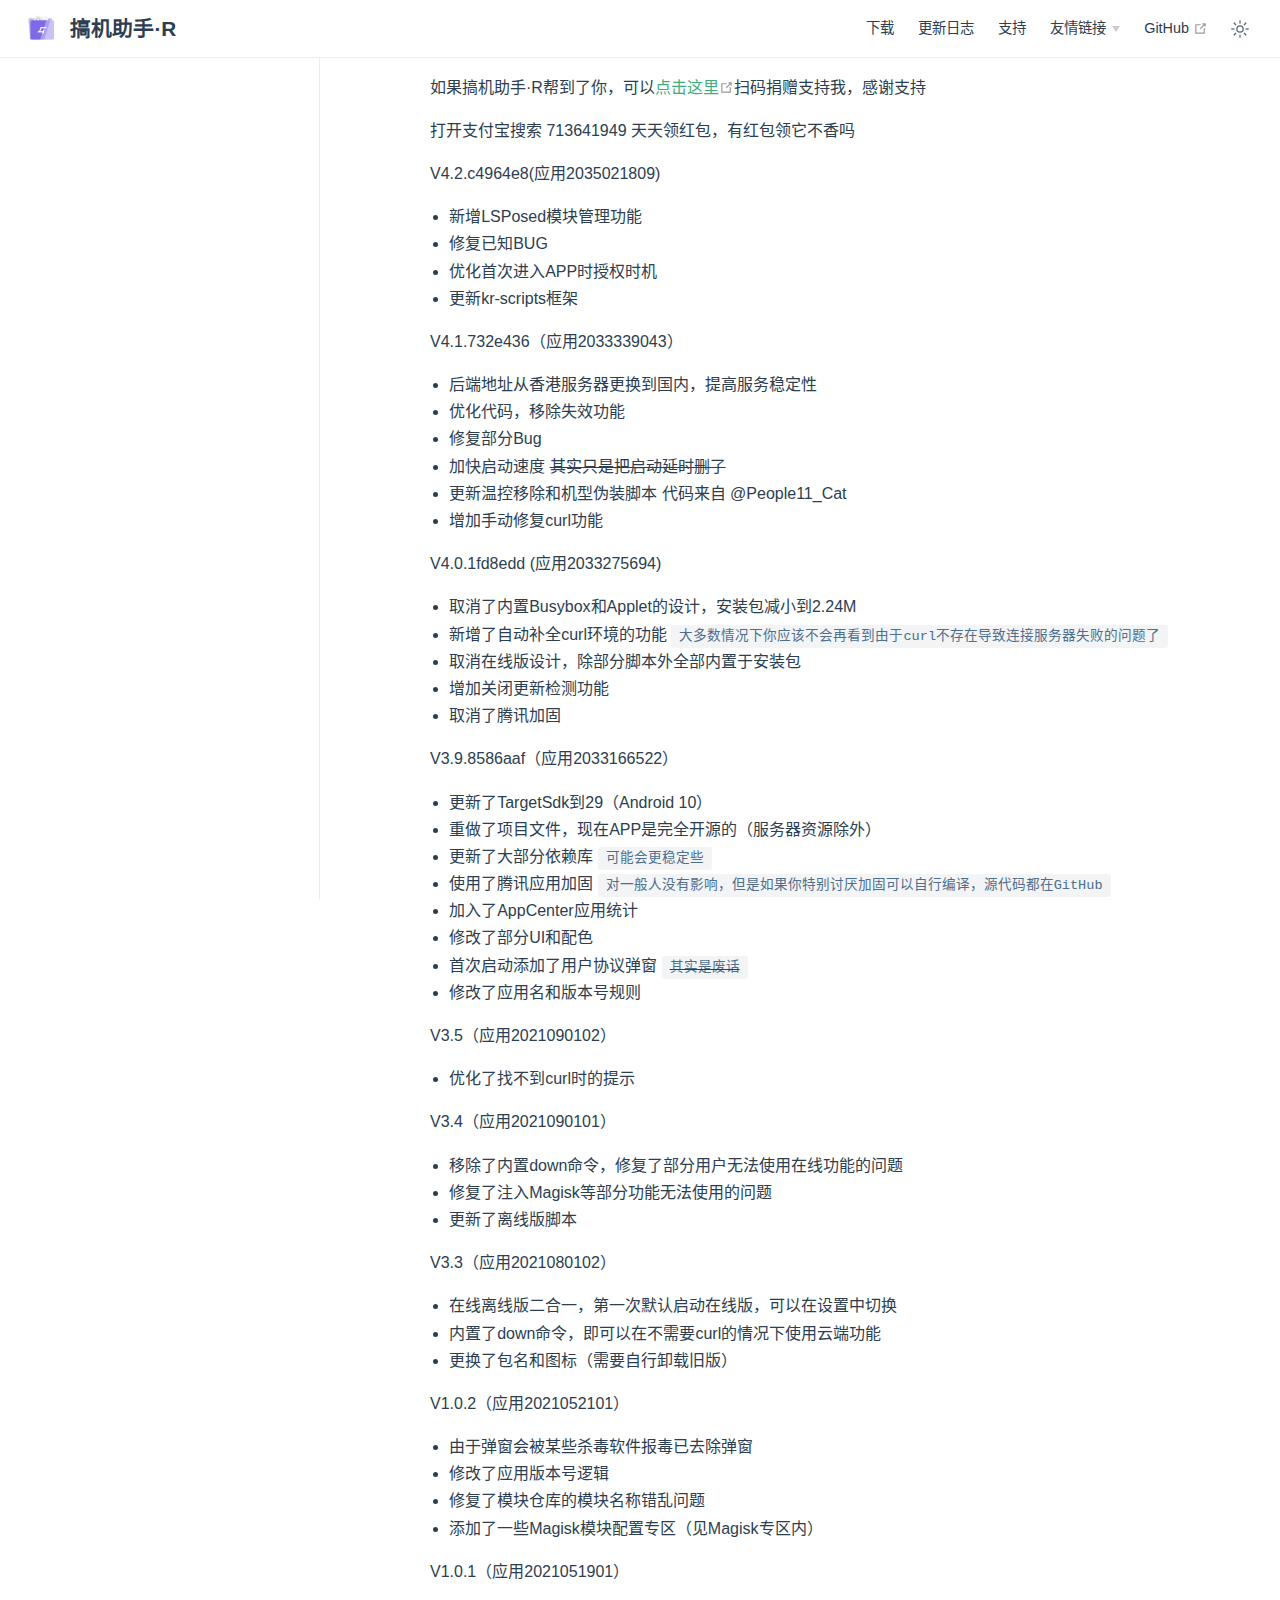
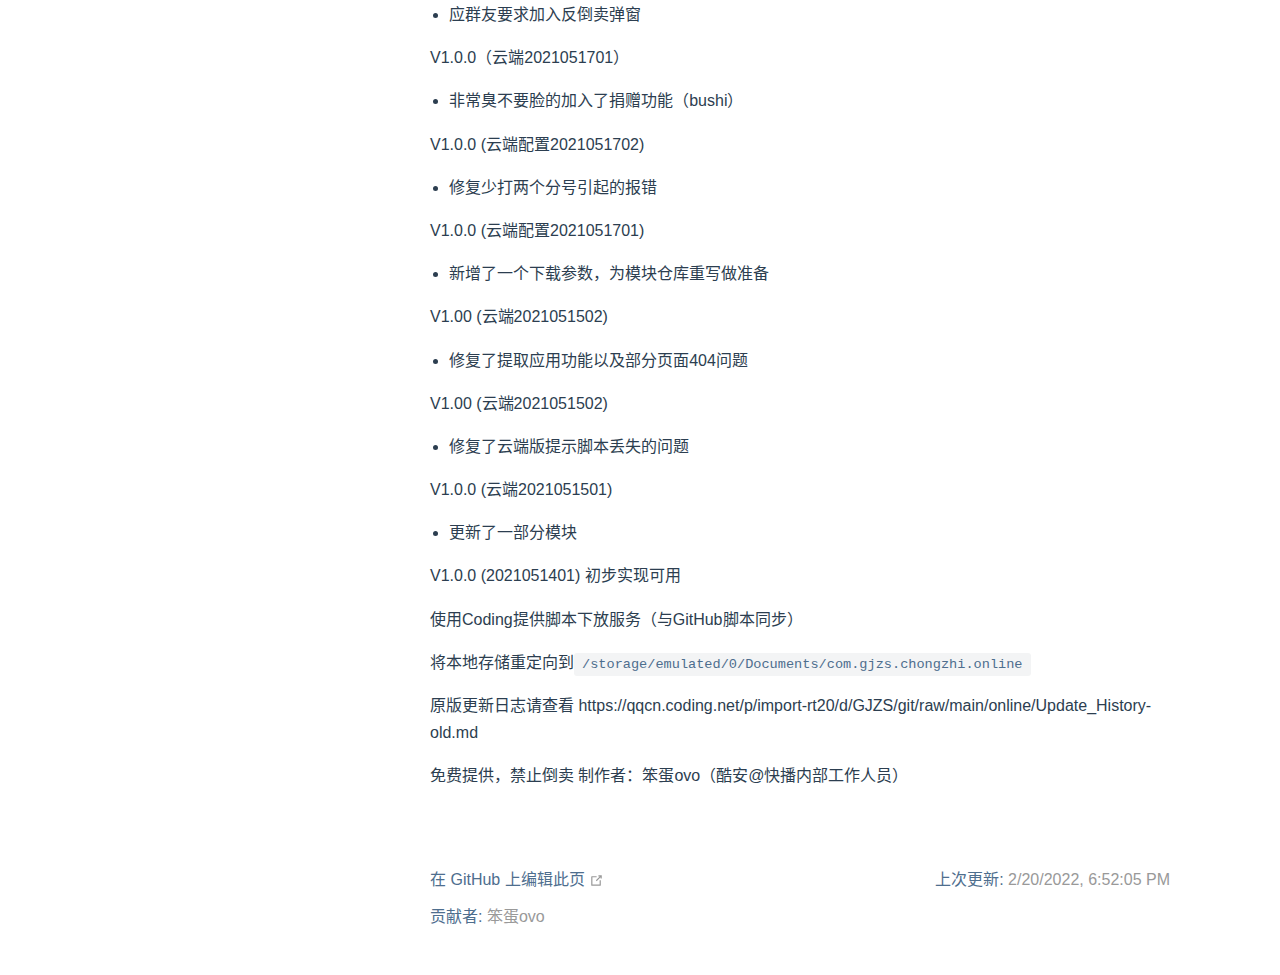
<file: Changelog.html>
<!DOCTYPE html>
<html lang="zh-CN">
  <head>
    <meta charset="utf-8">
    <meta name="viewport" content="width=device-width,initial-scale=1">
    <meta name="generator" content="VuePress 2.0.0-beta.35">
    <style>
      :root {
        --c-bg: #fff;
      }
      html.dark {
        --c-bg: #22272e;
      }
      html, body {
        background-color: var(--c-bg);
      }
    </style>
    <script>
      const userMode = localStorage.getItem('vuepress-color-scheme');
			const systemDarkMode = window.matchMedia && window.matchMedia('(prefers-color-scheme: dark)').matches;
			if (userMode === 'dark' || (userMode !== 'light' && systemDarkMode)) {
				document.documentElement.classList.toggle('dark', true);
			}
    </script>
    <link rel="icon" type="image/png" sizes="16x16" href="/images/icons/favicon-16x16.png"><link rel="icon" type="image/png" sizes="32x32" href="/images/icons/favicon-32x32.png"><link rel="manifest" href="/manifest.webmanifest"><meta name="application-name" content="搞机助手·R"><meta name="apple-mobile-web-app-title" content="搞机助手·R"><meta name="apple-mobile-web-app-status-bar-style" content="black"><link rel="apple-touch-icon" href="/images/icons/apple-touch-icon.png"><meta name="msapplication-TileColor" content="#3eaf7c"><meta name="theme-color" content="#3eaf7c"><title>搞机助手·R</title><meta name="description" content="为Android玩机爱好者提供一些便利功能">
    <link rel="modulepreload" href="/assets/app.0bd54e07.js"><link rel="modulepreload" href="/assets/Changelog.html.b12ee380.js"><link rel="modulepreload" href="/assets/Changelog.html.344fca23.js"><link rel="modulepreload" href="/assets/plugin-vue_export-helper.21dcd24c.js">
    <link rel="stylesheet" href="/assets/style.12e3365d.css">
  </head>
  <body>
    <div id="app"><!--[--><div class="theme-container"><!--[--><header ref_key="navbar" class="navbar"><div class="toggle-sidebar-button" title="切换侧边栏" aria-expanded="false" role="button" tabindex="0"><div class="icon" aria-hidden="true"><span></span><span></span><span></span></div></div><span><a href="/" class=""><img class="logo" src="/images/logo.png" alt="搞机助手·R"><span class="site-name can-hide">搞机助手·R</span></a></span><div class="navbar-items-wrapper" style=""><!--[--><!--]--><nav class="navbar-items can-hide"><!--[--><div class="navbar-item"><a href="/Download/" class="" aria-label="下载"><!--[--><!--]--> 下载 <!--[--><!--]--></a></div><div class="navbar-item"><a href="/Changelog/" class="" aria-label="更新日志"><!--[--><!--]--> 更新日志 <!--[--><!--]--></a></div><div class="navbar-item"><a href="/Support/" class="" aria-label="支持"><!--[--><!--]--> 支持 <!--[--><!--]--></a></div><div class="navbar-item"><div class="navbar-dropdown-wrapper"><button class="navbar-dropdown-title" type="button" aria-label="友情链接"><span class="title">友情链接</span><span class="arrow down"></span></button><button class="navbar-dropdown-title-mobile" type="button" aria-label="友情链接"><span class="title">友情链接</span><span class="right arrow"></span></button><!--[--><ul style="display:none;" class="navbar-dropdown"><!--[--><li class="navbar-dropdown-item"><a class="external-link" href="https://uotan.cn" rel="noopener noreferrer" target="_blank" aria-label="柚坛社区"><!--[--><!--]--> 柚坛社区 <span><svg class="external-link-icon" xmlns="http://www.w3.org/2000/svg" aria-hidden="true" focusable="false" x="0px" y="0px" viewbox="0 0 100 100" width="15" height="15"><path fill="currentColor" d="M18.8,85.1h56l0,0c2.2,0,4-1.8,4-4v-32h-8v28h-48v-48h28v-8h-32l0,0c-2.2,0-4,1.8-4,4v56C14.8,83.3,16.6,85.1,18.8,85.1z"></path><polygon fill="currentColor" points="45.7,48.7 51.3,54.3 77.2,28.5 77.2,37.2 85.2,37.2 85.2,14.9 62.8,14.9 62.8,22.9 71.5,22.9"></polygon></svg><span class="external-link-icon-sr-only">在新窗口打开</span></span><!--[--><!--]--></a></li><li class="navbar-dropdown-item"><a class="external-link" href="https://pan.igjbbs.cn" rel="noopener noreferrer" target="_blank" aria-label="一个云盘"><!--[--><!--]--> 一个云盘 <span><svg class="external-link-icon" xmlns="http://www.w3.org/2000/svg" aria-hidden="true" focusable="false" x="0px" y="0px" viewbox="0 0 100 100" width="15" height="15"><path fill="currentColor" d="M18.8,85.1h56l0,0c2.2,0,4-1.8,4-4v-32h-8v28h-48v-48h28v-8h-32l0,0c-2.2,0-4,1.8-4,4v56C14.8,83.3,16.6,85.1,18.8,85.1z"></path><polygon fill="currentColor" points="45.7,48.7 51.3,54.3 77.2,28.5 77.2,37.2 85.2,37.2 85.2,14.9 62.8,14.9 62.8,22.9 71.5,22.9"></polygon></svg><span class="external-link-icon-sr-only">在新窗口打开</span></span><!--[--><!--]--></a></li><li class="navbar-dropdown-item"><a class="external-link" href="https://bdovo.xyz" rel="noopener noreferrer" target="_blank" aria-label="作者个人主页"><!--[--><!--]--> 作者个人主页 <span><svg class="external-link-icon" xmlns="http://www.w3.org/2000/svg" aria-hidden="true" focusable="false" x="0px" y="0px" viewbox="0 0 100 100" width="15" height="15"><path fill="currentColor" d="M18.8,85.1h56l0,0c2.2,0,4-1.8,4-4v-32h-8v28h-48v-48h28v-8h-32l0,0c-2.2,0-4,1.8-4,4v56C14.8,83.3,16.6,85.1,18.8,85.1z"></path><polygon fill="currentColor" points="45.7,48.7 51.3,54.3 77.2,28.5 77.2,37.2 85.2,37.2 85.2,14.9 62.8,14.9 62.8,22.9 71.5,22.9"></polygon></svg><span class="external-link-icon-sr-only">在新窗口打开</span></span><!--[--><!--]--></a></li><li class="navbar-dropdown-item"><a class="external-link" href="https://status.qqcn.xyz" rel="noopener noreferrer" target="_blank" aria-label="服务器状态查看"><!--[--><!--]--> 服务器状态查看 <span><svg class="external-link-icon" xmlns="http://www.w3.org/2000/svg" aria-hidden="true" focusable="false" x="0px" y="0px" viewbox="0 0 100 100" width="15" height="15"><path fill="currentColor" d="M18.8,85.1h56l0,0c2.2,0,4-1.8,4-4v-32h-8v28h-48v-48h28v-8h-32l0,0c-2.2,0-4,1.8-4,4v56C14.8,83.3,16.6,85.1,18.8,85.1z"></path><polygon fill="currentColor" points="45.7,48.7 51.3,54.3 77.2,28.5 77.2,37.2 85.2,37.2 85.2,14.9 62.8,14.9 62.8,22.9 71.5,22.9"></polygon></svg><span class="external-link-icon-sr-only">在新窗口打开</span></span><!--[--><!--]--></a></li><!--]--></ul><!--]--></div></div><div class="navbar-item"><a class="external-link" href="https://github.com/liuran001/GJZS" rel="noopener noreferrer" target="_blank" aria-label="GitHub"><!--[--><!--]--> GitHub <span><svg class="external-link-icon" xmlns="http://www.w3.org/2000/svg" aria-hidden="true" focusable="false" x="0px" y="0px" viewbox="0 0 100 100" width="15" height="15"><path fill="currentColor" d="M18.8,85.1h56l0,0c2.2,0,4-1.8,4-4v-32h-8v28h-48v-48h28v-8h-32l0,0c-2.2,0-4,1.8-4,4v56C14.8,83.3,16.6,85.1,18.8,85.1z"></path><polygon fill="currentColor" points="45.7,48.7 51.3,54.3 77.2,28.5 77.2,37.2 85.2,37.2 85.2,14.9 62.8,14.9 62.8,22.9 71.5,22.9"></polygon></svg><span class="external-link-icon-sr-only">在新窗口打开</span></span><!--[--><!--]--></a></div><!--]--></nav><!--[--><!--]--><button class="toggle-dark-button" title="切换夜间模式"><svg style="" class="icon" focusable="false" viewBox="0 0 32 32"><path d="M16 12.005a4 4 0 1 1-4 4a4.005 4.005 0 0 1 4-4m0-2a6 6 0 1 0 6 6a6 6 0 0 0-6-6z" fill="currentColor"></path><path d="M5.394 6.813l1.414-1.415l3.506 3.506L8.9 10.318z" fill="currentColor"></path><path d="M2 15.005h5v2H2z" fill="currentColor"></path><path d="M5.394 25.197L8.9 21.691l1.414 1.415l-3.506 3.505z" fill="currentColor"></path><path d="M15 25.005h2v5h-2z" fill="currentColor"></path><path d="M21.687 23.106l1.414-1.415l3.506 3.506l-1.414 1.414z" fill="currentColor"></path><path d="M25 15.005h5v2h-5z" fill="currentColor"></path><path d="M21.687 8.904l3.506-3.506l1.414 1.415l-3.506 3.505z" fill="currentColor"></path><path d="M15 2.005h2v5h-2z" fill="currentColor"></path></svg><svg style="display:none;" class="icon" focusable="false" viewBox="0 0 32 32"><path d="M13.502 5.414a15.075 15.075 0 0 0 11.594 18.194a11.113 11.113 0 0 1-7.975 3.39c-.138 0-.278.005-.418 0a11.094 11.094 0 0 1-3.2-21.584M14.98 3a1.002 1.002 0 0 0-.175.016a13.096 13.096 0 0 0 1.825 25.981c.164.006.328 0 .49 0a13.072 13.072 0 0 0 10.703-5.555a1.01 1.01 0 0 0-.783-1.565A13.08 13.08 0 0 1 15.89 4.38A1.015 1.015 0 0 0 14.98 3z" fill="currentColor"></path></svg></button><!----></div></header><!--]--><div class="sidebar-mask"></div><!--[--><aside class="sidebar"><nav class="navbar-items"><!--[--><div class="navbar-item"><a href="/Download/" class="" aria-label="下载"><!--[--><!--]--> 下载 <!--[--><!--]--></a></div><div class="navbar-item"><a href="/Changelog/" class="" aria-label="更新日志"><!--[--><!--]--> 更新日志 <!--[--><!--]--></a></div><div class="navbar-item"><a href="/Support/" class="" aria-label="支持"><!--[--><!--]--> 支持 <!--[--><!--]--></a></div><div class="navbar-item"><div class="navbar-dropdown-wrapper"><button class="navbar-dropdown-title" type="button" aria-label="友情链接"><span class="title">友情链接</span><span class="arrow down"></span></button><button class="navbar-dropdown-title-mobile" type="button" aria-label="友情链接"><span class="title">友情链接</span><span class="right arrow"></span></button><!--[--><ul style="display:none;" class="navbar-dropdown"><!--[--><li class="navbar-dropdown-item"><a class="external-link" href="https://uotan.cn" rel="noopener noreferrer" target="_blank" aria-label="柚坛社区"><!--[--><!--]--> 柚坛社区 <span><svg class="external-link-icon" xmlns="http://www.w3.org/2000/svg" aria-hidden="true" focusable="false" x="0px" y="0px" viewbox="0 0 100 100" width="15" height="15"><path fill="currentColor" d="M18.8,85.1h56l0,0c2.2,0,4-1.8,4-4v-32h-8v28h-48v-48h28v-8h-32l0,0c-2.2,0-4,1.8-4,4v56C14.8,83.3,16.6,85.1,18.8,85.1z"></path><polygon fill="currentColor" points="45.7,48.7 51.3,54.3 77.2,28.5 77.2,37.2 85.2,37.2 85.2,14.9 62.8,14.9 62.8,22.9 71.5,22.9"></polygon></svg><span class="external-link-icon-sr-only">在新窗口打开</span></span><!--[--><!--]--></a></li><li class="navbar-dropdown-item"><a class="external-link" href="https://pan.igjbbs.cn" rel="noopener noreferrer" target="_blank" aria-label="一个云盘"><!--[--><!--]--> 一个云盘 <span><svg class="external-link-icon" xmlns="http://www.w3.org/2000/svg" aria-hidden="true" focusable="false" x="0px" y="0px" viewbox="0 0 100 100" width="15" height="15"><path fill="currentColor" d="M18.8,85.1h56l0,0c2.2,0,4-1.8,4-4v-32h-8v28h-48v-48h28v-8h-32l0,0c-2.2,0-4,1.8-4,4v56C14.8,83.3,16.6,85.1,18.8,85.1z"></path><polygon fill="currentColor" points="45.7,48.7 51.3,54.3 77.2,28.5 77.2,37.2 85.2,37.2 85.2,14.9 62.8,14.9 62.8,22.9 71.5,22.9"></polygon></svg><span class="external-link-icon-sr-only">在新窗口打开</span></span><!--[--><!--]--></a></li><li class="navbar-dropdown-item"><a class="external-link" href="https://bdovo.xyz" rel="noopener noreferrer" target="_blank" aria-label="作者个人主页"><!--[--><!--]--> 作者个人主页 <span><svg class="external-link-icon" xmlns="http://www.w3.org/2000/svg" aria-hidden="true" focusable="false" x="0px" y="0px" viewbox="0 0 100 100" width="15" height="15"><path fill="currentColor" d="M18.8,85.1h56l0,0c2.2,0,4-1.8,4-4v-32h-8v28h-48v-48h28v-8h-32l0,0c-2.2,0-4,1.8-4,4v56C14.8,83.3,16.6,85.1,18.8,85.1z"></path><polygon fill="currentColor" points="45.7,48.7 51.3,54.3 77.2,28.5 77.2,37.2 85.2,37.2 85.2,14.9 62.8,14.9 62.8,22.9 71.5,22.9"></polygon></svg><span class="external-link-icon-sr-only">在新窗口打开</span></span><!--[--><!--]--></a></li><li class="navbar-dropdown-item"><a class="external-link" href="https://status.qqcn.xyz" rel="noopener noreferrer" target="_blank" aria-label="服务器状态查看"><!--[--><!--]--> 服务器状态查看 <span><svg class="external-link-icon" xmlns="http://www.w3.org/2000/svg" aria-hidden="true" focusable="false" x="0px" y="0px" viewbox="0 0 100 100" width="15" height="15"><path fill="currentColor" d="M18.8,85.1h56l0,0c2.2,0,4-1.8,4-4v-32h-8v28h-48v-48h28v-8h-32l0,0c-2.2,0-4,1.8-4,4v56C14.8,83.3,16.6,85.1,18.8,85.1z"></path><polygon fill="currentColor" points="45.7,48.7 51.3,54.3 77.2,28.5 77.2,37.2 85.2,37.2 85.2,14.9 62.8,14.9 62.8,22.9 71.5,22.9"></polygon></svg><span class="external-link-icon-sr-only">在新窗口打开</span></span><!--[--><!--]--></a></li><!--]--></ul><!--]--></div></div><div class="navbar-item"><a class="external-link" href="https://github.com/liuran001/GJZS" rel="noopener noreferrer" target="_blank" aria-label="GitHub"><!--[--><!--]--> GitHub <span><svg class="external-link-icon" xmlns="http://www.w3.org/2000/svg" aria-hidden="true" focusable="false" x="0px" y="0px" viewbox="0 0 100 100" width="15" height="15"><path fill="currentColor" d="M18.8,85.1h56l0,0c2.2,0,4-1.8,4-4v-32h-8v28h-48v-48h28v-8h-32l0,0c-2.2,0-4,1.8-4,4v56C14.8,83.3,16.6,85.1,18.8,85.1z"></path><polygon fill="currentColor" points="45.7,48.7 51.3,54.3 77.2,28.5 77.2,37.2 85.2,37.2 85.2,14.9 62.8,14.9 62.8,22.9 71.5,22.9"></polygon></svg><span class="external-link-icon-sr-only">在新窗口打开</span></span><!--[--><!--]--></a></div><!--]--></nav><!--[--><!--]--><ul class="sidebar-items"><!--[--><li><p tabindex="0" class="sidebar-item sidebar-heading"> <!----></p><!----></li><!--]--></ul><!--[--><!--]--></aside><!--]--><!--[--><main class="page"><!--[--><!--]--><div class="theme-default-content"><!--[--><p>如果搞机助手·R帮到了你，可以<a href="https://coding-pages-bucket-3403475-7618161-17959-614140-1253773788.cos-website.ap-hongkong.myqcloud.com/" target="_blank" rel="noopener noreferrer">点击这里<span><svg class="external-link-icon" xmlns="http://www.w3.org/2000/svg" aria-hidden="true" focusable="false" x="0px" y="0px" viewbox="0 0 100 100" width="15" height="15"><path fill="currentColor" d="M18.8,85.1h56l0,0c2.2,0,4-1.8,4-4v-32h-8v28h-48v-48h28v-8h-32l0,0c-2.2,0-4,1.8-4,4v56C14.8,83.3,16.6,85.1,18.8,85.1z"></path><polygon fill="currentColor" points="45.7,48.7 51.3,54.3 77.2,28.5 77.2,37.2 85.2,37.2 85.2,14.9 62.8,14.9 62.8,22.9 71.5,22.9"></polygon></svg><span class="external-link-icon-sr-only">在新窗口打开</span></span></a>扫码捐赠支持我，感谢支持</p><p>打开支付宝搜索 713641949 天天领红包，有红包领它不香吗</p><p>V4.2.c4964e8(应用2035021809)</p><ul><li>新增LSPosed模块管理功能</li><li>修复已知BUG</li><li>优化首次进入APP时授权时机</li><li>更新kr-scripts框架</li></ul><p>V4.1.732e436（应用2033339043）</p><ul><li>后端地址从香港服务器更换到国内，提高服务稳定性</li><li>优化代码，移除失效功能</li><li>修复部分Bug</li><li>加快启动速度 <s>其实只是把启动延时删了</s></li><li>更新温控移除和机型伪装脚本 代码来自 @People11_Cat</li><li>增加手动修复curl功能</li></ul><p>V4.0.1fd8edd (应用2033275694)</p><ul><li>取消了内置Busybox和Applet的设计，安装包减小到2.24M</li><li>新增了自动补全curl环境的功能 <code>大多数情况下你应该不会再看到由于curl不存在导致连接服务器失败的问题了</code></li><li>取消在线版设计，除部分脚本外全部内置于安装包</li><li>增加关闭更新检测功能</li><li>取消了腾讯加固</li></ul><p>V3.9.8586aaf（应用2033166522）</p><ul><li>更新了TargetSdk到29（Android 10）</li><li>重做了项目文件，现在APP是完全开源的（服务器资源除外）</li><li>更新了大部分依赖库 <code>可能会更稳定些</code></li><li>使用了腾讯应用加固 <code>对一般人没有影响，但是如果你特别讨厌加固可以自行编译，源代码都在GitHub</code></li><li>加入了AppCenter应用统计</li><li>修改了部分UI和配色</li><li>首次启动添加了用户协议弹窗 <s><code>其实是废话</code></s></li><li>修改了应用名和版本号规则</li></ul><p>V3.5（应用2021090102）</p><ul><li>优化了找不到curl时的提示</li></ul><p>V3.4（应用2021090101）</p><ul><li>移除了内置down命令，修复了部分用户无法使用在线功能的问题</li><li>修复了注入Magisk等部分功能无法使用的问题</li><li>更新了离线版脚本</li></ul><p>V3.3（应用2021080102）</p><ul><li>在线离线版二合一，第一次默认启动在线版，可以在设置中切换</li><li>内置了down命令，即可以在不需要curl的情况下使用云端功能</li><li>更换了包名和图标（需要自行卸载旧版）</li></ul><p>V1.0.2（应用2021052101）</p><ul><li>由于弹窗会被某些杀毒软件报毒已去除弹窗</li><li>修改了应用版本号逻辑</li><li>修复了模块仓库的模块名称错乱问题</li><li>添加了一些Magisk模块配置专区（见Magisk专区内）</li></ul><p>V1.0.1（应用2021051901）</p><ul><li>应群友要求加入反倒卖弹窗</li></ul><p>V1.0.0（云端2021051701）</p><ul><li>非常臭不要脸的加入了捐赠功能（bushi）</li></ul><p>V1.0.0 (云端配置2021051702)</p><ul><li>修复少打两个分号引起的报错</li></ul><p>V1.0.0 (云端配置2021051701)</p><ul><li>新增了一个下载参数，为模块仓库重写做准备</li></ul><p>V1.00 (云端2021051502)</p><ul><li>修复了提取应用功能以及部分页面404问题</li></ul><p>V1.00 (云端2021051502)</p><ul><li>修复了云端版提示脚本丢失的问题</li></ul><p>V1.0.0 (云端2021051501)</p><ul><li>更新了一部分模块</li></ul><p>V1.0.0 (2021051401) 初步实现可用</p><p>使用Coding提供脚本下放服务（与GitHub脚本同步）</p><p>将本地存储重定向到<code>/storage/emulated/0/Documents/com.gjzs.chongzhi.online</code></p><p>原版更新日志请查看 https://qqcn.coding.net/p/import-rt20/d/GJZS/git/raw/main/online/Update_History-old.md</p><p>免费提供，禁止倒卖 制作者：笨蛋ovo（酷安@快播内部工作人员）</p><!--]--></div><footer class="page-meta"><div class="meta-item edit-link"><a class="external-link meta-item-label" href="https://github.com/liuran001/GJZS/edit/main/docs/Changelog.md" rel="noopener noreferrer" target="_blank" aria-label="在 GitHub 上编辑此页"><!--[--><!--]--> 在 GitHub 上编辑此页 <span><svg class="external-link-icon" xmlns="http://www.w3.org/2000/svg" aria-hidden="true" focusable="false" x="0px" y="0px" viewbox="0 0 100 100" width="15" height="15"><path fill="currentColor" d="M18.8,85.1h56l0,0c2.2,0,4-1.8,4-4v-32h-8v28h-48v-48h28v-8h-32l0,0c-2.2,0-4,1.8-4,4v56C14.8,83.3,16.6,85.1,18.8,85.1z"></path><polygon fill="currentColor" points="45.7,48.7 51.3,54.3 77.2,28.5 77.2,37.2 85.2,37.2 85.2,14.9 62.8,14.9 62.8,22.9 71.5,22.9"></polygon></svg><span class="external-link-icon-sr-only">在新窗口打开</span></span><!--[--><!--]--></a></div><div class="meta-item last-updated"><span class="meta-item-label">上次更新: </span><!----></div><div class="meta-item contributors"><span class="meta-item-label">贡献者: </span><span class="meta-item-info"><!--[--><!--[--><span class="contributor" title="email: liuran001@126.com">笨蛋ovo</span><!----><!--]--><!--]--></span></div></footer><!----><!--[--><!--]--></main><!--]--></div><!----><!--]--></div>
    <script type="module" src="/assets/app.0bd54e07.js" defer></script>
  </body>
</html>
</file>
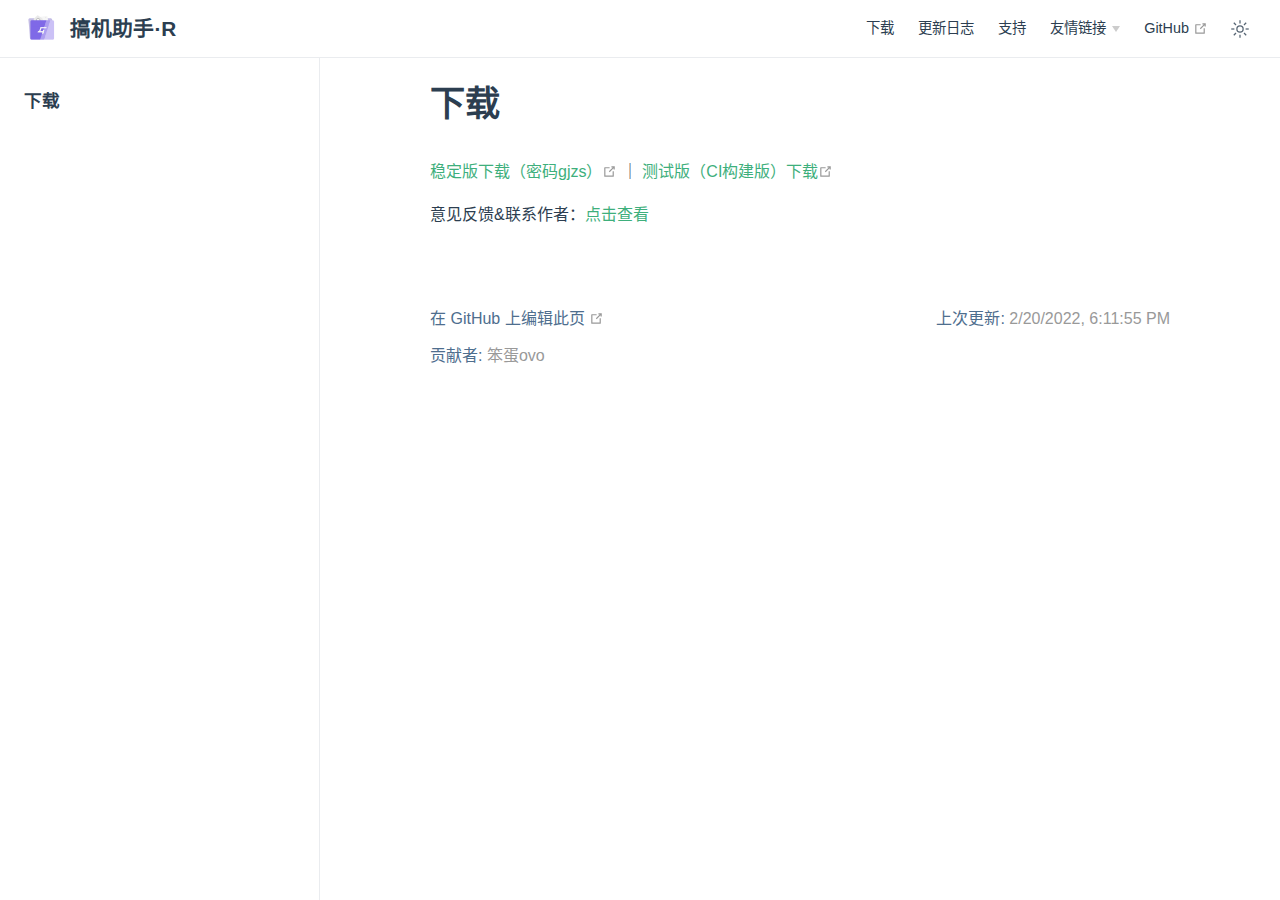
<file: Download.html>
<!DOCTYPE html>
<html lang="zh-CN">
  <head>
    <meta charset="utf-8">
    <meta name="viewport" content="width=device-width,initial-scale=1">
    <meta name="generator" content="VuePress 2.0.0-beta.35">
    <style>
      :root {
        --c-bg: #fff;
      }
      html.dark {
        --c-bg: #22272e;
      }
      html, body {
        background-color: var(--c-bg);
      }
    </style>
    <script>
      const userMode = localStorage.getItem('vuepress-color-scheme');
			const systemDarkMode = window.matchMedia && window.matchMedia('(prefers-color-scheme: dark)').matches;
			if (userMode === 'dark' || (userMode !== 'light' && systemDarkMode)) {
				document.documentElement.classList.toggle('dark', true);
			}
    </script>
    <link rel="icon" type="image/png" sizes="16x16" href="/images/icons/favicon-16x16.png"><link rel="icon" type="image/png" sizes="32x32" href="/images/icons/favicon-32x32.png"><link rel="manifest" href="/manifest.webmanifest"><meta name="application-name" content="搞机助手·R"><meta name="apple-mobile-web-app-title" content="搞机助手·R"><meta name="apple-mobile-web-app-status-bar-style" content="black"><link rel="apple-touch-icon" href="/images/icons/apple-touch-icon.png"><meta name="msapplication-TileColor" content="#3eaf7c"><meta name="theme-color" content="#3eaf7c"><title>下载 | 搞机助手·R</title><meta name="description" content="为Android玩机爱好者提供一些便利功能">
    <link rel="modulepreload" href="/assets/app.0bd54e07.js"><link rel="modulepreload" href="/assets/Download.html.1807701b.js"><link rel="modulepreload" href="/assets/Download.html.ae7016da.js"><link rel="modulepreload" href="/assets/plugin-vue_export-helper.21dcd24c.js">
    <link rel="stylesheet" href="/assets/style.12e3365d.css">
  </head>
  <body>
    <div id="app"><!--[--><div class="theme-container"><!--[--><header ref_key="navbar" class="navbar"><div class="toggle-sidebar-button" title="切换侧边栏" aria-expanded="false" role="button" tabindex="0"><div class="icon" aria-hidden="true"><span></span><span></span><span></span></div></div><span><a href="/" class=""><img class="logo" src="/images/logo.png" alt="搞机助手·R"><span class="site-name can-hide">搞机助手·R</span></a></span><div class="navbar-items-wrapper" style=""><!--[--><!--]--><nav class="navbar-items can-hide"><!--[--><div class="navbar-item"><a href="/Download/" class="" aria-label="下载"><!--[--><!--]--> 下载 <!--[--><!--]--></a></div><div class="navbar-item"><a href="/Changelog/" class="" aria-label="更新日志"><!--[--><!--]--> 更新日志 <!--[--><!--]--></a></div><div class="navbar-item"><a href="/Support/" class="" aria-label="支持"><!--[--><!--]--> 支持 <!--[--><!--]--></a></div><div class="navbar-item"><div class="navbar-dropdown-wrapper"><button class="navbar-dropdown-title" type="button" aria-label="友情链接"><span class="title">友情链接</span><span class="arrow down"></span></button><button class="navbar-dropdown-title-mobile" type="button" aria-label="友情链接"><span class="title">友情链接</span><span class="right arrow"></span></button><!--[--><ul style="display:none;" class="navbar-dropdown"><!--[--><li class="navbar-dropdown-item"><a class="external-link" href="https://uotan.cn" rel="noopener noreferrer" target="_blank" aria-label="柚坛社区"><!--[--><!--]--> 柚坛社区 <span><svg class="external-link-icon" xmlns="http://www.w3.org/2000/svg" aria-hidden="true" focusable="false" x="0px" y="0px" viewbox="0 0 100 100" width="15" height="15"><path fill="currentColor" d="M18.8,85.1h56l0,0c2.2,0,4-1.8,4-4v-32h-8v28h-48v-48h28v-8h-32l0,0c-2.2,0-4,1.8-4,4v56C14.8,83.3,16.6,85.1,18.8,85.1z"></path><polygon fill="currentColor" points="45.7,48.7 51.3,54.3 77.2,28.5 77.2,37.2 85.2,37.2 85.2,14.9 62.8,14.9 62.8,22.9 71.5,22.9"></polygon></svg><span class="external-link-icon-sr-only">在新窗口打开</span></span><!--[--><!--]--></a></li><li class="navbar-dropdown-item"><a class="external-link" href="https://pan.igjbbs.cn" rel="noopener noreferrer" target="_blank" aria-label="一个云盘"><!--[--><!--]--> 一个云盘 <span><svg class="external-link-icon" xmlns="http://www.w3.org/2000/svg" aria-hidden="true" focusable="false" x="0px" y="0px" viewbox="0 0 100 100" width="15" height="15"><path fill="currentColor" d="M18.8,85.1h56l0,0c2.2,0,4-1.8,4-4v-32h-8v28h-48v-48h28v-8h-32l0,0c-2.2,0-4,1.8-4,4v56C14.8,83.3,16.6,85.1,18.8,85.1z"></path><polygon fill="currentColor" points="45.7,48.7 51.3,54.3 77.2,28.5 77.2,37.2 85.2,37.2 85.2,14.9 62.8,14.9 62.8,22.9 71.5,22.9"></polygon></svg><span class="external-link-icon-sr-only">在新窗口打开</span></span><!--[--><!--]--></a></li><li class="navbar-dropdown-item"><a class="external-link" href="https://bdovo.xyz" rel="noopener noreferrer" target="_blank" aria-label="作者个人主页"><!--[--><!--]--> 作者个人主页 <span><svg class="external-link-icon" xmlns="http://www.w3.org/2000/svg" aria-hidden="true" focusable="false" x="0px" y="0px" viewbox="0 0 100 100" width="15" height="15"><path fill="currentColor" d="M18.8,85.1h56l0,0c2.2,0,4-1.8,4-4v-32h-8v28h-48v-48h28v-8h-32l0,0c-2.2,0-4,1.8-4,4v56C14.8,83.3,16.6,85.1,18.8,85.1z"></path><polygon fill="currentColor" points="45.7,48.7 51.3,54.3 77.2,28.5 77.2,37.2 85.2,37.2 85.2,14.9 62.8,14.9 62.8,22.9 71.5,22.9"></polygon></svg><span class="external-link-icon-sr-only">在新窗口打开</span></span><!--[--><!--]--></a></li><li class="navbar-dropdown-item"><a class="external-link" href="https://status.qqcn.xyz" rel="noopener noreferrer" target="_blank" aria-label="服务器状态查看"><!--[--><!--]--> 服务器状态查看 <span><svg class="external-link-icon" xmlns="http://www.w3.org/2000/svg" aria-hidden="true" focusable="false" x="0px" y="0px" viewbox="0 0 100 100" width="15" height="15"><path fill="currentColor" d="M18.8,85.1h56l0,0c2.2,0,4-1.8,4-4v-32h-8v28h-48v-48h28v-8h-32l0,0c-2.2,0-4,1.8-4,4v56C14.8,83.3,16.6,85.1,18.8,85.1z"></path><polygon fill="currentColor" points="45.7,48.7 51.3,54.3 77.2,28.5 77.2,37.2 85.2,37.2 85.2,14.9 62.8,14.9 62.8,22.9 71.5,22.9"></polygon></svg><span class="external-link-icon-sr-only">在新窗口打开</span></span><!--[--><!--]--></a></li><!--]--></ul><!--]--></div></div><div class="navbar-item"><a class="external-link" href="https://github.com/liuran001/GJZS" rel="noopener noreferrer" target="_blank" aria-label="GitHub"><!--[--><!--]--> GitHub <span><svg class="external-link-icon" xmlns="http://www.w3.org/2000/svg" aria-hidden="true" focusable="false" x="0px" y="0px" viewbox="0 0 100 100" width="15" height="15"><path fill="currentColor" d="M18.8,85.1h56l0,0c2.2,0,4-1.8,4-4v-32h-8v28h-48v-48h28v-8h-32l0,0c-2.2,0-4,1.8-4,4v56C14.8,83.3,16.6,85.1,18.8,85.1z"></path><polygon fill="currentColor" points="45.7,48.7 51.3,54.3 77.2,28.5 77.2,37.2 85.2,37.2 85.2,14.9 62.8,14.9 62.8,22.9 71.5,22.9"></polygon></svg><span class="external-link-icon-sr-only">在新窗口打开</span></span><!--[--><!--]--></a></div><!--]--></nav><!--[--><!--]--><button class="toggle-dark-button" title="切换夜间模式"><svg style="" class="icon" focusable="false" viewBox="0 0 32 32"><path d="M16 12.005a4 4 0 1 1-4 4a4.005 4.005 0 0 1 4-4m0-2a6 6 0 1 0 6 6a6 6 0 0 0-6-6z" fill="currentColor"></path><path d="M5.394 6.813l1.414-1.415l3.506 3.506L8.9 10.318z" fill="currentColor"></path><path d="M2 15.005h5v2H2z" fill="currentColor"></path><path d="M5.394 25.197L8.9 21.691l1.414 1.415l-3.506 3.505z" fill="currentColor"></path><path d="M15 25.005h2v5h-2z" fill="currentColor"></path><path d="M21.687 23.106l1.414-1.415l3.506 3.506l-1.414 1.414z" fill="currentColor"></path><path d="M25 15.005h5v2h-5z" fill="currentColor"></path><path d="M21.687 8.904l3.506-3.506l1.414 1.415l-3.506 3.505z" fill="currentColor"></path><path d="M15 2.005h2v5h-2z" fill="currentColor"></path></svg><svg style="display:none;" class="icon" focusable="false" viewBox="0 0 32 32"><path d="M13.502 5.414a15.075 15.075 0 0 0 11.594 18.194a11.113 11.113 0 0 1-7.975 3.39c-.138 0-.278.005-.418 0a11.094 11.094 0 0 1-3.2-21.584M14.98 3a1.002 1.002 0 0 0-.175.016a13.096 13.096 0 0 0 1.825 25.981c.164.006.328 0 .49 0a13.072 13.072 0 0 0 10.703-5.555a1.01 1.01 0 0 0-.783-1.565A13.08 13.08 0 0 1 15.89 4.38A1.015 1.015 0 0 0 14.98 3z" fill="currentColor"></path></svg></button><!----></div></header><!--]--><div class="sidebar-mask"></div><!--[--><aside class="sidebar"><nav class="navbar-items"><!--[--><div class="navbar-item"><a href="/Download/" class="" aria-label="下载"><!--[--><!--]--> 下载 <!--[--><!--]--></a></div><div class="navbar-item"><a href="/Changelog/" class="" aria-label="更新日志"><!--[--><!--]--> 更新日志 <!--[--><!--]--></a></div><div class="navbar-item"><a href="/Support/" class="" aria-label="支持"><!--[--><!--]--> 支持 <!--[--><!--]--></a></div><div class="navbar-item"><div class="navbar-dropdown-wrapper"><button class="navbar-dropdown-title" type="button" aria-label="友情链接"><span class="title">友情链接</span><span class="arrow down"></span></button><button class="navbar-dropdown-title-mobile" type="button" aria-label="友情链接"><span class="title">友情链接</span><span class="right arrow"></span></button><!--[--><ul style="display:none;" class="navbar-dropdown"><!--[--><li class="navbar-dropdown-item"><a class="external-link" href="https://uotan.cn" rel="noopener noreferrer" target="_blank" aria-label="柚坛社区"><!--[--><!--]--> 柚坛社区 <span><svg class="external-link-icon" xmlns="http://www.w3.org/2000/svg" aria-hidden="true" focusable="false" x="0px" y="0px" viewbox="0 0 100 100" width="15" height="15"><path fill="currentColor" d="M18.8,85.1h56l0,0c2.2,0,4-1.8,4-4v-32h-8v28h-48v-48h28v-8h-32l0,0c-2.2,0-4,1.8-4,4v56C14.8,83.3,16.6,85.1,18.8,85.1z"></path><polygon fill="currentColor" points="45.7,48.7 51.3,54.3 77.2,28.5 77.2,37.2 85.2,37.2 85.2,14.9 62.8,14.9 62.8,22.9 71.5,22.9"></polygon></svg><span class="external-link-icon-sr-only">在新窗口打开</span></span><!--[--><!--]--></a></li><li class="navbar-dropdown-item"><a class="external-link" href="https://pan.igjbbs.cn" rel="noopener noreferrer" target="_blank" aria-label="一个云盘"><!--[--><!--]--> 一个云盘 <span><svg class="external-link-icon" xmlns="http://www.w3.org/2000/svg" aria-hidden="true" focusable="false" x="0px" y="0px" viewbox="0 0 100 100" width="15" height="15"><path fill="currentColor" d="M18.8,85.1h56l0,0c2.2,0,4-1.8,4-4v-32h-8v28h-48v-48h28v-8h-32l0,0c-2.2,0-4,1.8-4,4v56C14.8,83.3,16.6,85.1,18.8,85.1z"></path><polygon fill="currentColor" points="45.7,48.7 51.3,54.3 77.2,28.5 77.2,37.2 85.2,37.2 85.2,14.9 62.8,14.9 62.8,22.9 71.5,22.9"></polygon></svg><span class="external-link-icon-sr-only">在新窗口打开</span></span><!--[--><!--]--></a></li><li class="navbar-dropdown-item"><a class="external-link" href="https://bdovo.xyz" rel="noopener noreferrer" target="_blank" aria-label="作者个人主页"><!--[--><!--]--> 作者个人主页 <span><svg class="external-link-icon" xmlns="http://www.w3.org/2000/svg" aria-hidden="true" focusable="false" x="0px" y="0px" viewbox="0 0 100 100" width="15" height="15"><path fill="currentColor" d="M18.8,85.1h56l0,0c2.2,0,4-1.8,4-4v-32h-8v28h-48v-48h28v-8h-32l0,0c-2.2,0-4,1.8-4,4v56C14.8,83.3,16.6,85.1,18.8,85.1z"></path><polygon fill="currentColor" points="45.7,48.7 51.3,54.3 77.2,28.5 77.2,37.2 85.2,37.2 85.2,14.9 62.8,14.9 62.8,22.9 71.5,22.9"></polygon></svg><span class="external-link-icon-sr-only">在新窗口打开</span></span><!--[--><!--]--></a></li><li class="navbar-dropdown-item"><a class="external-link" href="https://status.qqcn.xyz" rel="noopener noreferrer" target="_blank" aria-label="服务器状态查看"><!--[--><!--]--> 服务器状态查看 <span><svg class="external-link-icon" xmlns="http://www.w3.org/2000/svg" aria-hidden="true" focusable="false" x="0px" y="0px" viewbox="0 0 100 100" width="15" height="15"><path fill="currentColor" d="M18.8,85.1h56l0,0c2.2,0,4-1.8,4-4v-32h-8v28h-48v-48h28v-8h-32l0,0c-2.2,0-4,1.8-4,4v56C14.8,83.3,16.6,85.1,18.8,85.1z"></path><polygon fill="currentColor" points="45.7,48.7 51.3,54.3 77.2,28.5 77.2,37.2 85.2,37.2 85.2,14.9 62.8,14.9 62.8,22.9 71.5,22.9"></polygon></svg><span class="external-link-icon-sr-only">在新窗口打开</span></span><!--[--><!--]--></a></li><!--]--></ul><!--]--></div></div><div class="navbar-item"><a class="external-link" href="https://github.com/liuran001/GJZS" rel="noopener noreferrer" target="_blank" aria-label="GitHub"><!--[--><!--]--> GitHub <span><svg class="external-link-icon" xmlns="http://www.w3.org/2000/svg" aria-hidden="true" focusable="false" x="0px" y="0px" viewbox="0 0 100 100" width="15" height="15"><path fill="currentColor" d="M18.8,85.1h56l0,0c2.2,0,4-1.8,4-4v-32h-8v28h-48v-48h28v-8h-32l0,0c-2.2,0-4,1.8-4,4v56C14.8,83.3,16.6,85.1,18.8,85.1z"></path><polygon fill="currentColor" points="45.7,48.7 51.3,54.3 77.2,28.5 77.2,37.2 85.2,37.2 85.2,14.9 62.8,14.9 62.8,22.9 71.5,22.9"></polygon></svg><span class="external-link-icon-sr-only">在新窗口打开</span></span><!--[--><!--]--></a></div><!--]--></nav><!--[--><!--]--><ul class="sidebar-items"><!--[--><li><p tabindex="0" class="sidebar-item sidebar-heading">下载 <!----></p><!----></li><!--]--></ul><!--[--><!--]--></aside><!--]--><!--[--><main class="page"><!--[--><!--]--><div class="theme-default-content"><!--[--><h1 id="下载" tabindex="-1"><a class="header-anchor" href="#下载" aria-hidden="true">#</a> 下载</h1><p><a href="https://qqcn.lanzouo.com/b02c3lqsd" target="_blank" rel="noopener noreferrer">稳定版下载（密码gjzs）<span><svg class="external-link-icon" xmlns="http://www.w3.org/2000/svg" aria-hidden="true" focusable="false" x="0px" y="0px" viewbox="0 0 100 100" width="15" height="15"><path fill="currentColor" d="M18.8,85.1h56l0,0c2.2,0,4-1.8,4-4v-32h-8v28h-48v-48h28v-8h-32l0,0c-2.2,0-4,1.8-4,4v56C14.8,83.3,16.6,85.1,18.8,85.1z"></path><polygon fill="currentColor" points="45.7,48.7 51.3,54.3 77.2,28.5 77.2,37.2 85.2,37.2 85.2,14.9 62.8,14.9 62.8,22.9 71.5,22.9"></polygon></svg><span class="external-link-icon-sr-only">在新窗口打开</span></span></a> ｜ <a href="https://install.appcenter.ms/users/liuran001/apps/gao3-ji1-zhu4-shou3-r/distribution_groups/%e6%90%9e%e6%9c%ba%e5%8a%a9%e6%89%8b%c2%b7r" target="_blank" rel="noopener noreferrer">测试版（CI构建版）下载<span><svg class="external-link-icon" xmlns="http://www.w3.org/2000/svg" aria-hidden="true" focusable="false" x="0px" y="0px" viewbox="0 0 100 100" width="15" height="15"><path fill="currentColor" d="M18.8,85.1h56l0,0c2.2,0,4-1.8,4-4v-32h-8v28h-48v-48h28v-8h-32l0,0c-2.2,0-4,1.8-4,4v56C14.8,83.3,16.6,85.1,18.8,85.1z"></path><polygon fill="currentColor" points="45.7,48.7 51.3,54.3 77.2,28.5 77.2,37.2 85.2,37.2 85.2,14.9 62.8,14.9 62.8,22.9 71.5,22.9"></polygon></svg><span class="external-link-icon-sr-only">在新窗口打开</span></span></a></p><p>意见反馈&amp;联系作者：<a href="/Support/" class="">点击查看</a></p><!--]--></div><footer class="page-meta"><div class="meta-item edit-link"><a class="external-link meta-item-label" href="https://github.com/liuran001/GJZS/edit/main/docs/Download.md" rel="noopener noreferrer" target="_blank" aria-label="在 GitHub 上编辑此页"><!--[--><!--]--> 在 GitHub 上编辑此页 <span><svg class="external-link-icon" xmlns="http://www.w3.org/2000/svg" aria-hidden="true" focusable="false" x="0px" y="0px" viewbox="0 0 100 100" width="15" height="15"><path fill="currentColor" d="M18.8,85.1h56l0,0c2.2,0,4-1.8,4-4v-32h-8v28h-48v-48h28v-8h-32l0,0c-2.2,0-4,1.8-4,4v56C14.8,83.3,16.6,85.1,18.8,85.1z"></path><polygon fill="currentColor" points="45.7,48.7 51.3,54.3 77.2,28.5 77.2,37.2 85.2,37.2 85.2,14.9 62.8,14.9 62.8,22.9 71.5,22.9"></polygon></svg><span class="external-link-icon-sr-only">在新窗口打开</span></span><!--[--><!--]--></a></div><div class="meta-item last-updated"><span class="meta-item-label">上次更新: </span><!----></div><div class="meta-item contributors"><span class="meta-item-label">贡献者: </span><span class="meta-item-info"><!--[--><!--[--><span class="contributor" title="email: liuran001@126.com">笨蛋ovo</span><!----><!--]--><!--]--></span></div></footer><!----><!--[--><!--]--></main><!--]--></div><!----><!--]--></div>
    <script type="module" src="/assets/app.0bd54e07.js" defer></script>
  </body>
</html>
</file>
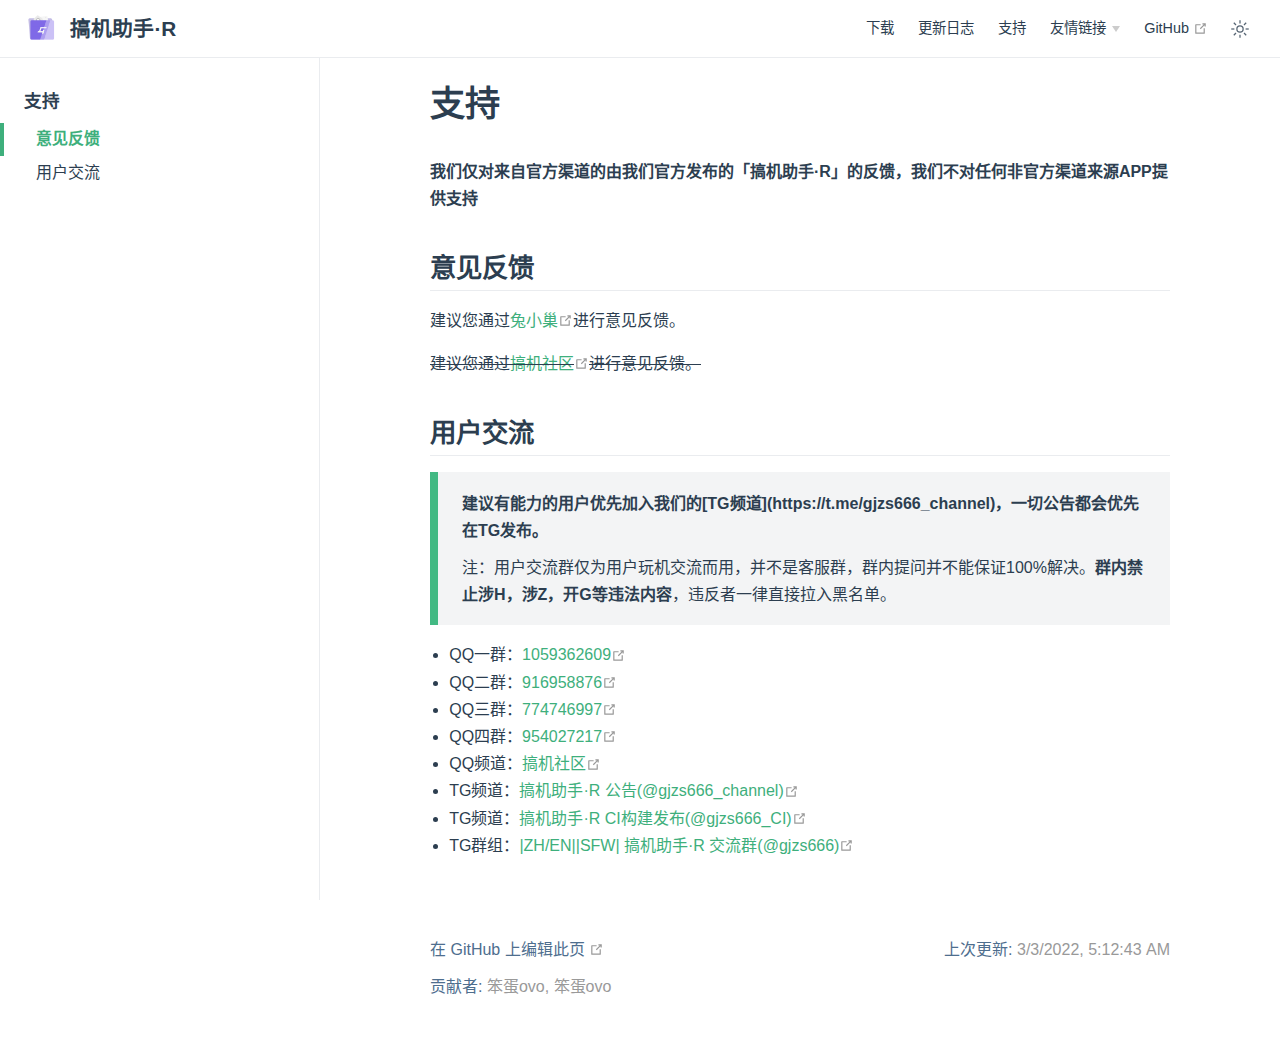
<file: Support.html>
<!DOCTYPE html>
<html lang="zh-CN">
  <head>
    <meta charset="utf-8">
    <meta name="viewport" content="width=device-width,initial-scale=1">
    <meta name="generator" content="VuePress 2.0.0-beta.35">
    <style>
      :root {
        --c-bg: #fff;
      }
      html.dark {
        --c-bg: #22272e;
      }
      html, body {
        background-color: var(--c-bg);
      }
    </style>
    <script>
      const userMode = localStorage.getItem('vuepress-color-scheme');
			const systemDarkMode = window.matchMedia && window.matchMedia('(prefers-color-scheme: dark)').matches;
			if (userMode === 'dark' || (userMode !== 'light' && systemDarkMode)) {
				document.documentElement.classList.toggle('dark', true);
			}
    </script>
    <link rel="icon" type="image/png" sizes="16x16" href="/images/icons/favicon-16x16.png"><link rel="icon" type="image/png" sizes="32x32" href="/images/icons/favicon-32x32.png"><link rel="manifest" href="/manifest.webmanifest"><meta name="application-name" content="搞机助手·R"><meta name="apple-mobile-web-app-title" content="搞机助手·R"><meta name="apple-mobile-web-app-status-bar-style" content="black"><link rel="apple-touch-icon" href="/images/icons/apple-touch-icon.png"><meta name="msapplication-TileColor" content="#3eaf7c"><meta name="theme-color" content="#3eaf7c"><title>支持 | 搞机助手·R</title><meta name="description" content="为Android玩机爱好者提供一些便利功能">
    <link rel="modulepreload" href="/assets/app.0bd54e07.js"><link rel="modulepreload" href="/assets/Support.html.734a1855.js"><link rel="modulepreload" href="/assets/Support.html.8a091be2.js"><link rel="modulepreload" href="/assets/plugin-vue_export-helper.21dcd24c.js">
    <link rel="stylesheet" href="/assets/style.12e3365d.css">
  </head>
  <body>
    <div id="app"><!--[--><div class="theme-container"><!--[--><header ref_key="navbar" class="navbar"><div class="toggle-sidebar-button" title="切换侧边栏" aria-expanded="false" role="button" tabindex="0"><div class="icon" aria-hidden="true"><span></span><span></span><span></span></div></div><span><a href="/" class=""><img class="logo" src="/images/logo.png" alt="搞机助手·R"><span class="site-name can-hide">搞机助手·R</span></a></span><div class="navbar-items-wrapper" style=""><!--[--><!--]--><nav class="navbar-items can-hide"><!--[--><div class="navbar-item"><a href="/Download/" class="" aria-label="下载"><!--[--><!--]--> 下载 <!--[--><!--]--></a></div><div class="navbar-item"><a href="/Changelog/" class="" aria-label="更新日志"><!--[--><!--]--> 更新日志 <!--[--><!--]--></a></div><div class="navbar-item"><a href="/Support/" class="" aria-label="支持"><!--[--><!--]--> 支持 <!--[--><!--]--></a></div><div class="navbar-item"><div class="navbar-dropdown-wrapper"><button class="navbar-dropdown-title" type="button" aria-label="友情链接"><span class="title">友情链接</span><span class="arrow down"></span></button><button class="navbar-dropdown-title-mobile" type="button" aria-label="友情链接"><span class="title">友情链接</span><span class="right arrow"></span></button><!--[--><ul style="display:none;" class="navbar-dropdown"><!--[--><li class="navbar-dropdown-item"><a class="external-link" href="https://uotan.cn" rel="noopener noreferrer" target="_blank" aria-label="柚坛社区"><!--[--><!--]--> 柚坛社区 <span><svg class="external-link-icon" xmlns="http://www.w3.org/2000/svg" aria-hidden="true" focusable="false" x="0px" y="0px" viewbox="0 0 100 100" width="15" height="15"><path fill="currentColor" d="M18.8,85.1h56l0,0c2.2,0,4-1.8,4-4v-32h-8v28h-48v-48h28v-8h-32l0,0c-2.2,0-4,1.8-4,4v56C14.8,83.3,16.6,85.1,18.8,85.1z"></path><polygon fill="currentColor" points="45.7,48.7 51.3,54.3 77.2,28.5 77.2,37.2 85.2,37.2 85.2,14.9 62.8,14.9 62.8,22.9 71.5,22.9"></polygon></svg><span class="external-link-icon-sr-only">在新窗口打开</span></span><!--[--><!--]--></a></li><li class="navbar-dropdown-item"><a class="external-link" href="https://pan.igjbbs.cn" rel="noopener noreferrer" target="_blank" aria-label="一个云盘"><!--[--><!--]--> 一个云盘 <span><svg class="external-link-icon" xmlns="http://www.w3.org/2000/svg" aria-hidden="true" focusable="false" x="0px" y="0px" viewbox="0 0 100 100" width="15" height="15"><path fill="currentColor" d="M18.8,85.1h56l0,0c2.2,0,4-1.8,4-4v-32h-8v28h-48v-48h28v-8h-32l0,0c-2.2,0-4,1.8-4,4v56C14.8,83.3,16.6,85.1,18.8,85.1z"></path><polygon fill="currentColor" points="45.7,48.7 51.3,54.3 77.2,28.5 77.2,37.2 85.2,37.2 85.2,14.9 62.8,14.9 62.8,22.9 71.5,22.9"></polygon></svg><span class="external-link-icon-sr-only">在新窗口打开</span></span><!--[--><!--]--></a></li><li class="navbar-dropdown-item"><a class="external-link" href="https://bdovo.xyz" rel="noopener noreferrer" target="_blank" aria-label="作者个人主页"><!--[--><!--]--> 作者个人主页 <span><svg class="external-link-icon" xmlns="http://www.w3.org/2000/svg" aria-hidden="true" focusable="false" x="0px" y="0px" viewbox="0 0 100 100" width="15" height="15"><path fill="currentColor" d="M18.8,85.1h56l0,0c2.2,0,4-1.8,4-4v-32h-8v28h-48v-48h28v-8h-32l0,0c-2.2,0-4,1.8-4,4v56C14.8,83.3,16.6,85.1,18.8,85.1z"></path><polygon fill="currentColor" points="45.7,48.7 51.3,54.3 77.2,28.5 77.2,37.2 85.2,37.2 85.2,14.9 62.8,14.9 62.8,22.9 71.5,22.9"></polygon></svg><span class="external-link-icon-sr-only">在新窗口打开</span></span><!--[--><!--]--></a></li><li class="navbar-dropdown-item"><a class="external-link" href="https://status.qqcn.xyz" rel="noopener noreferrer" target="_blank" aria-label="服务器状态查看"><!--[--><!--]--> 服务器状态查看 <span><svg class="external-link-icon" xmlns="http://www.w3.org/2000/svg" aria-hidden="true" focusable="false" x="0px" y="0px" viewbox="0 0 100 100" width="15" height="15"><path fill="currentColor" d="M18.8,85.1h56l0,0c2.2,0,4-1.8,4-4v-32h-8v28h-48v-48h28v-8h-32l0,0c-2.2,0-4,1.8-4,4v56C14.8,83.3,16.6,85.1,18.8,85.1z"></path><polygon fill="currentColor" points="45.7,48.7 51.3,54.3 77.2,28.5 77.2,37.2 85.2,37.2 85.2,14.9 62.8,14.9 62.8,22.9 71.5,22.9"></polygon></svg><span class="external-link-icon-sr-only">在新窗口打开</span></span><!--[--><!--]--></a></li><!--]--></ul><!--]--></div></div><div class="navbar-item"><a class="external-link" href="https://github.com/liuran001/GJZS" rel="noopener noreferrer" target="_blank" aria-label="GitHub"><!--[--><!--]--> GitHub <span><svg class="external-link-icon" xmlns="http://www.w3.org/2000/svg" aria-hidden="true" focusable="false" x="0px" y="0px" viewbox="0 0 100 100" width="15" height="15"><path fill="currentColor" d="M18.8,85.1h56l0,0c2.2,0,4-1.8,4-4v-32h-8v28h-48v-48h28v-8h-32l0,0c-2.2,0-4,1.8-4,4v56C14.8,83.3,16.6,85.1,18.8,85.1z"></path><polygon fill="currentColor" points="45.7,48.7 51.3,54.3 77.2,28.5 77.2,37.2 85.2,37.2 85.2,14.9 62.8,14.9 62.8,22.9 71.5,22.9"></polygon></svg><span class="external-link-icon-sr-only">在新窗口打开</span></span><!--[--><!--]--></a></div><!--]--></nav><!--[--><!--]--><button class="toggle-dark-button" title="切换夜间模式"><svg style="" class="icon" focusable="false" viewBox="0 0 32 32"><path d="M16 12.005a4 4 0 1 1-4 4a4.005 4.005 0 0 1 4-4m0-2a6 6 0 1 0 6 6a6 6 0 0 0-6-6z" fill="currentColor"></path><path d="M5.394 6.813l1.414-1.415l3.506 3.506L8.9 10.318z" fill="currentColor"></path><path d="M2 15.005h5v2H2z" fill="currentColor"></path><path d="M5.394 25.197L8.9 21.691l1.414 1.415l-3.506 3.505z" fill="currentColor"></path><path d="M15 25.005h2v5h-2z" fill="currentColor"></path><path d="M21.687 23.106l1.414-1.415l3.506 3.506l-1.414 1.414z" fill="currentColor"></path><path d="M25 15.005h5v2h-5z" fill="currentColor"></path><path d="M21.687 8.904l3.506-3.506l1.414 1.415l-3.506 3.505z" fill="currentColor"></path><path d="M15 2.005h2v5h-2z" fill="currentColor"></path></svg><svg style="display:none;" class="icon" focusable="false" viewBox="0 0 32 32"><path d="M13.502 5.414a15.075 15.075 0 0 0 11.594 18.194a11.113 11.113 0 0 1-7.975 3.39c-.138 0-.278.005-.418 0a11.094 11.094 0 0 1-3.2-21.584M14.98 3a1.002 1.002 0 0 0-.175.016a13.096 13.096 0 0 0 1.825 25.981c.164.006.328 0 .49 0a13.072 13.072 0 0 0 10.703-5.555a1.01 1.01 0 0 0-.783-1.565A13.08 13.08 0 0 1 15.89 4.38A1.015 1.015 0 0 0 14.98 3z" fill="currentColor"></path></svg></button><!----></div></header><!--]--><div class="sidebar-mask"></div><!--[--><aside class="sidebar"><nav class="navbar-items"><!--[--><div class="navbar-item"><a href="/Download/" class="" aria-label="下载"><!--[--><!--]--> 下载 <!--[--><!--]--></a></div><div class="navbar-item"><a href="/Changelog/" class="" aria-label="更新日志"><!--[--><!--]--> 更新日志 <!--[--><!--]--></a></div><div class="navbar-item"><a href="/Support/" class="" aria-label="支持"><!--[--><!--]--> 支持 <!--[--><!--]--></a></div><div class="navbar-item"><div class="navbar-dropdown-wrapper"><button class="navbar-dropdown-title" type="button" aria-label="友情链接"><span class="title">友情链接</span><span class="arrow down"></span></button><button class="navbar-dropdown-title-mobile" type="button" aria-label="友情链接"><span class="title">友情链接</span><span class="right arrow"></span></button><!--[--><ul style="display:none;" class="navbar-dropdown"><!--[--><li class="navbar-dropdown-item"><a class="external-link" href="https://uotan.cn" rel="noopener noreferrer" target="_blank" aria-label="柚坛社区"><!--[--><!--]--> 柚坛社区 <span><svg class="external-link-icon" xmlns="http://www.w3.org/2000/svg" aria-hidden="true" focusable="false" x="0px" y="0px" viewbox="0 0 100 100" width="15" height="15"><path fill="currentColor" d="M18.8,85.1h56l0,0c2.2,0,4-1.8,4-4v-32h-8v28h-48v-48h28v-8h-32l0,0c-2.2,0-4,1.8-4,4v56C14.8,83.3,16.6,85.1,18.8,85.1z"></path><polygon fill="currentColor" points="45.7,48.7 51.3,54.3 77.2,28.5 77.2,37.2 85.2,37.2 85.2,14.9 62.8,14.9 62.8,22.9 71.5,22.9"></polygon></svg><span class="external-link-icon-sr-only">在新窗口打开</span></span><!--[--><!--]--></a></li><li class="navbar-dropdown-item"><a class="external-link" href="https://pan.igjbbs.cn" rel="noopener noreferrer" target="_blank" aria-label="一个云盘"><!--[--><!--]--> 一个云盘 <span><svg class="external-link-icon" xmlns="http://www.w3.org/2000/svg" aria-hidden="true" focusable="false" x="0px" y="0px" viewbox="0 0 100 100" width="15" height="15"><path fill="currentColor" d="M18.8,85.1h56l0,0c2.2,0,4-1.8,4-4v-32h-8v28h-48v-48h28v-8h-32l0,0c-2.2,0-4,1.8-4,4v56C14.8,83.3,16.6,85.1,18.8,85.1z"></path><polygon fill="currentColor" points="45.7,48.7 51.3,54.3 77.2,28.5 77.2,37.2 85.2,37.2 85.2,14.9 62.8,14.9 62.8,22.9 71.5,22.9"></polygon></svg><span class="external-link-icon-sr-only">在新窗口打开</span></span><!--[--><!--]--></a></li><li class="navbar-dropdown-item"><a class="external-link" href="https://bdovo.xyz" rel="noopener noreferrer" target="_blank" aria-label="作者个人主页"><!--[--><!--]--> 作者个人主页 <span><svg class="external-link-icon" xmlns="http://www.w3.org/2000/svg" aria-hidden="true" focusable="false" x="0px" y="0px" viewbox="0 0 100 100" width="15" height="15"><path fill="currentColor" d="M18.8,85.1h56l0,0c2.2,0,4-1.8,4-4v-32h-8v28h-48v-48h28v-8h-32l0,0c-2.2,0-4,1.8-4,4v56C14.8,83.3,16.6,85.1,18.8,85.1z"></path><polygon fill="currentColor" points="45.7,48.7 51.3,54.3 77.2,28.5 77.2,37.2 85.2,37.2 85.2,14.9 62.8,14.9 62.8,22.9 71.5,22.9"></polygon></svg><span class="external-link-icon-sr-only">在新窗口打开</span></span><!--[--><!--]--></a></li><li class="navbar-dropdown-item"><a class="external-link" href="https://status.qqcn.xyz" rel="noopener noreferrer" target="_blank" aria-label="服务器状态查看"><!--[--><!--]--> 服务器状态查看 <span><svg class="external-link-icon" xmlns="http://www.w3.org/2000/svg" aria-hidden="true" focusable="false" x="0px" y="0px" viewbox="0 0 100 100" width="15" height="15"><path fill="currentColor" d="M18.8,85.1h56l0,0c2.2,0,4-1.8,4-4v-32h-8v28h-48v-48h28v-8h-32l0,0c-2.2,0-4,1.8-4,4v56C14.8,83.3,16.6,85.1,18.8,85.1z"></path><polygon fill="currentColor" points="45.7,48.7 51.3,54.3 77.2,28.5 77.2,37.2 85.2,37.2 85.2,14.9 62.8,14.9 62.8,22.9 71.5,22.9"></polygon></svg><span class="external-link-icon-sr-only">在新窗口打开</span></span><!--[--><!--]--></a></li><!--]--></ul><!--]--></div></div><div class="navbar-item"><a class="external-link" href="https://github.com/liuran001/GJZS" rel="noopener noreferrer" target="_blank" aria-label="GitHub"><!--[--><!--]--> GitHub <span><svg class="external-link-icon" xmlns="http://www.w3.org/2000/svg" aria-hidden="true" focusable="false" x="0px" y="0px" viewbox="0 0 100 100" width="15" height="15"><path fill="currentColor" d="M18.8,85.1h56l0,0c2.2,0,4-1.8,4-4v-32h-8v28h-48v-48h28v-8h-32l0,0c-2.2,0-4,1.8-4,4v56C14.8,83.3,16.6,85.1,18.8,85.1z"></path><polygon fill="currentColor" points="45.7,48.7 51.3,54.3 77.2,28.5 77.2,37.2 85.2,37.2 85.2,14.9 62.8,14.9 62.8,22.9 71.5,22.9"></polygon></svg><span class="external-link-icon-sr-only">在新窗口打开</span></span><!--[--><!--]--></a></div><!--]--></nav><!--[--><!--]--><ul class="sidebar-items"><!--[--><li><p tabindex="0" class="sidebar-item sidebar-heading">支持 <!----></p><!--[--><ul style="" class="sidebar-item-children"><!--[--><li><a aria-current="page" href="/Support.html#意见反馈" class="router-link-active router-link-exact-active sidebar-item" aria-label="意见反馈"><!--[--><!--]--> 意见反馈 <!--[--><!--]--></a><!----></li><li><a aria-current="page" href="/Support.html#用户交流" class="router-link-active router-link-exact-active sidebar-item" aria-label="用户交流"><!--[--><!--]--> 用户交流 <!--[--><!--]--></a><!----></li><!--]--></ul><!--]--></li><!--]--></ul><!--[--><!--]--></aside><!--]--><!--[--><main class="page"><!--[--><!--]--><div class="theme-default-content"><!--[--><h1 id="支持" tabindex="-1"><a class="header-anchor" href="#支持" aria-hidden="true">#</a> 支持</h1><p><strong>我们仅对来自官方渠道的由我们官方发布的「搞机助手·R」的反馈，我们不对任何非官方渠道来源APP提供支持</strong></p><h2 id="意见反馈" tabindex="-1"><a class="header-anchor" href="#意见反馈" aria-hidden="true">#</a> 意见反馈</h2><p>建议您通过<a href="https://support.qq.com/product/383388" target="_blank" rel="noopener noreferrer">兔小巢<span><svg class="external-link-icon" xmlns="http://www.w3.org/2000/svg" aria-hidden="true" focusable="false" x="0px" y="0px" viewbox="0 0 100 100" width="15" height="15"><path fill="currentColor" d="M18.8,85.1h56l0,0c2.2,0,4-1.8,4-4v-32h-8v28h-48v-48h28v-8h-32l0,0c-2.2,0-4,1.8-4,4v56C14.8,83.3,16.6,85.1,18.8,85.1z"></path><polygon fill="currentColor" points="45.7,48.7 51.3,54.3 77.2,28.5 77.2,37.2 85.2,37.2 85.2,14.9 62.8,14.9 62.8,22.9 71.5,22.9"></polygon></svg><span class="external-link-icon-sr-only">在新窗口打开</span></span></a>进行意见反馈。</p><p><s>建议您通过<a href="https://igjbbs.cn/forums/14" target="_blank" rel="noopener noreferrer">搞机社区<span><svg class="external-link-icon" xmlns="http://www.w3.org/2000/svg" aria-hidden="true" focusable="false" x="0px" y="0px" viewbox="0 0 100 100" width="15" height="15"><path fill="currentColor" d="M18.8,85.1h56l0,0c2.2,0,4-1.8,4-4v-32h-8v28h-48v-48h28v-8h-32l0,0c-2.2,0-4,1.8-4,4v56C14.8,83.3,16.6,85.1,18.8,85.1z"></path><polygon fill="currentColor" points="45.7,48.7 51.3,54.3 77.2,28.5 77.2,37.2 85.2,37.2 85.2,14.9 62.8,14.9 62.8,22.9 71.5,22.9"></polygon></svg><span class="external-link-icon-sr-only">在新窗口打开</span></span></a>进行意见反馈。</s></p><h2 id="用户交流" tabindex="-1"><a class="header-anchor" href="#用户交流" aria-hidden="true">#</a> 用户交流</h2><div class="custom-container tip"><p class="custom-container-title">建议有能力的用户优先加入我们的[TG频道](https://t.me/gjzs666_channel)，一切公告都会优先在TG发布。</p><p>注：用户交流群仅为用户玩机交流而用，并不是客服群，群内提问并不能保证100%解决。<strong>群内禁止涉H，涉Z，开G等违法内容</strong>，违反者一律直接拉入黑名单。</p></div><ul><li>QQ一群：<a href="https://jq.qq.com/?_wv=1027&amp;k=GUWNPwxz" target="_blank" rel="noopener noreferrer">1059362609<span><svg class="external-link-icon" xmlns="http://www.w3.org/2000/svg" aria-hidden="true" focusable="false" x="0px" y="0px" viewbox="0 0 100 100" width="15" height="15"><path fill="currentColor" d="M18.8,85.1h56l0,0c2.2,0,4-1.8,4-4v-32h-8v28h-48v-48h28v-8h-32l0,0c-2.2,0-4,1.8-4,4v56C14.8,83.3,16.6,85.1,18.8,85.1z"></path><polygon fill="currentColor" points="45.7,48.7 51.3,54.3 77.2,28.5 77.2,37.2 85.2,37.2 85.2,14.9 62.8,14.9 62.8,22.9 71.5,22.9"></polygon></svg><span class="external-link-icon-sr-only">在新窗口打开</span></span></a></li><li>QQ二群：<a href="https://jq.qq.com/?_wv=1027&amp;k=0ODutBIG" target="_blank" rel="noopener noreferrer">916958876<span><svg class="external-link-icon" xmlns="http://www.w3.org/2000/svg" aria-hidden="true" focusable="false" x="0px" y="0px" viewbox="0 0 100 100" width="15" height="15"><path fill="currentColor" d="M18.8,85.1h56l0,0c2.2,0,4-1.8,4-4v-32h-8v28h-48v-48h28v-8h-32l0,0c-2.2,0-4,1.8-4,4v56C14.8,83.3,16.6,85.1,18.8,85.1z"></path><polygon fill="currentColor" points="45.7,48.7 51.3,54.3 77.2,28.5 77.2,37.2 85.2,37.2 85.2,14.9 62.8,14.9 62.8,22.9 71.5,22.9"></polygon></svg><span class="external-link-icon-sr-only">在新窗口打开</span></span></a></li><li>QQ三群：<a href="https://jq.qq.com/?_wv=1027&amp;k=vc1OQrEQ" target="_blank" rel="noopener noreferrer">774746997<span><svg class="external-link-icon" xmlns="http://www.w3.org/2000/svg" aria-hidden="true" focusable="false" x="0px" y="0px" viewbox="0 0 100 100" width="15" height="15"><path fill="currentColor" d="M18.8,85.1h56l0,0c2.2,0,4-1.8,4-4v-32h-8v28h-48v-48h28v-8h-32l0,0c-2.2,0-4,1.8-4,4v56C14.8,83.3,16.6,85.1,18.8,85.1z"></path><polygon fill="currentColor" points="45.7,48.7 51.3,54.3 77.2,28.5 77.2,37.2 85.2,37.2 85.2,14.9 62.8,14.9 62.8,22.9 71.5,22.9"></polygon></svg><span class="external-link-icon-sr-only">在新窗口打开</span></span></a></li><li>QQ四群：<a href="https://jq.qq.com/?_wv=1027&amp;k=xYYv3ywL" target="_blank" rel="noopener noreferrer">954027217<span><svg class="external-link-icon" xmlns="http://www.w3.org/2000/svg" aria-hidden="true" focusable="false" x="0px" y="0px" viewbox="0 0 100 100" width="15" height="15"><path fill="currentColor" d="M18.8,85.1h56l0,0c2.2,0,4-1.8,4-4v-32h-8v28h-48v-48h28v-8h-32l0,0c-2.2,0-4,1.8-4,4v56C14.8,83.3,16.6,85.1,18.8,85.1z"></path><polygon fill="currentColor" points="45.7,48.7 51.3,54.3 77.2,28.5 77.2,37.2 85.2,37.2 85.2,14.9 62.8,14.9 62.8,22.9 71.5,22.9"></polygon></svg><span class="external-link-icon-sr-only">在新窗口打开</span></span></a></li><li>QQ频道：<a href="https://qun.qq.com/qqweb/qunpro/share?_wv=3&amp;_wwv=128&amp;inviteCode=6MUUN&amp;from=246610&amp;biz=ka" target="_blank" rel="noopener noreferrer">搞机社区<span><svg class="external-link-icon" xmlns="http://www.w3.org/2000/svg" aria-hidden="true" focusable="false" x="0px" y="0px" viewbox="0 0 100 100" width="15" height="15"><path fill="currentColor" d="M18.8,85.1h56l0,0c2.2,0,4-1.8,4-4v-32h-8v28h-48v-48h28v-8h-32l0,0c-2.2,0-4,1.8-4,4v56C14.8,83.3,16.6,85.1,18.8,85.1z"></path><polygon fill="currentColor" points="45.7,48.7 51.3,54.3 77.2,28.5 77.2,37.2 85.2,37.2 85.2,14.9 62.8,14.9 62.8,22.9 71.5,22.9"></polygon></svg><span class="external-link-icon-sr-only">在新窗口打开</span></span></a></li><li>TG频道：<a href="https://t.me/gjzs666_channel" target="_blank" rel="noopener noreferrer">搞机助手·R 公告(@gjzs666_channel)<span><svg class="external-link-icon" xmlns="http://www.w3.org/2000/svg" aria-hidden="true" focusable="false" x="0px" y="0px" viewbox="0 0 100 100" width="15" height="15"><path fill="currentColor" d="M18.8,85.1h56l0,0c2.2,0,4-1.8,4-4v-32h-8v28h-48v-48h28v-8h-32l0,0c-2.2,0-4,1.8-4,4v56C14.8,83.3,16.6,85.1,18.8,85.1z"></path><polygon fill="currentColor" points="45.7,48.7 51.3,54.3 77.2,28.5 77.2,37.2 85.2,37.2 85.2,14.9 62.8,14.9 62.8,22.9 71.5,22.9"></polygon></svg><span class="external-link-icon-sr-only">在新窗口打开</span></span></a></li><li>TG频道：<a href="https://t.me/gjzs666_CI" target="_blank" rel="noopener noreferrer">搞机助手·R CI构建发布(@gjzs666_CI)<span><svg class="external-link-icon" xmlns="http://www.w3.org/2000/svg" aria-hidden="true" focusable="false" x="0px" y="0px" viewbox="0 0 100 100" width="15" height="15"><path fill="currentColor" d="M18.8,85.1h56l0,0c2.2,0,4-1.8,4-4v-32h-8v28h-48v-48h28v-8h-32l0,0c-2.2,0-4,1.8-4,4v56C14.8,83.3,16.6,85.1,18.8,85.1z"></path><polygon fill="currentColor" points="45.7,48.7 51.3,54.3 77.2,28.5 77.2,37.2 85.2,37.2 85.2,14.9 62.8,14.9 62.8,22.9 71.5,22.9"></polygon></svg><span class="external-link-icon-sr-only">在新窗口打开</span></span></a></li><li>TG群组：<a href="https://t.me/gjzs666" target="_blank" rel="noopener noreferrer">|ZH/EN||SFW| 搞机助手·R 交流群(@gjzs666)<span><svg class="external-link-icon" xmlns="http://www.w3.org/2000/svg" aria-hidden="true" focusable="false" x="0px" y="0px" viewbox="0 0 100 100" width="15" height="15"><path fill="currentColor" d="M18.8,85.1h56l0,0c2.2,0,4-1.8,4-4v-32h-8v28h-48v-48h28v-8h-32l0,0c-2.2,0-4,1.8-4,4v56C14.8,83.3,16.6,85.1,18.8,85.1z"></path><polygon fill="currentColor" points="45.7,48.7 51.3,54.3 77.2,28.5 77.2,37.2 85.2,37.2 85.2,14.9 62.8,14.9 62.8,22.9 71.5,22.9"></polygon></svg><span class="external-link-icon-sr-only">在新窗口打开</span></span></a></li></ul><!--]--></div><footer class="page-meta"><div class="meta-item edit-link"><a class="external-link meta-item-label" href="https://github.com/liuran001/GJZS/edit/main/docs/Support.md" rel="noopener noreferrer" target="_blank" aria-label="在 GitHub 上编辑此页"><!--[--><!--]--> 在 GitHub 上编辑此页 <span><svg class="external-link-icon" xmlns="http://www.w3.org/2000/svg" aria-hidden="true" focusable="false" x="0px" y="0px" viewbox="0 0 100 100" width="15" height="15"><path fill="currentColor" d="M18.8,85.1h56l0,0c2.2,0,4-1.8,4-4v-32h-8v28h-48v-48h28v-8h-32l0,0c-2.2,0-4,1.8-4,4v56C14.8,83.3,16.6,85.1,18.8,85.1z"></path><polygon fill="currentColor" points="45.7,48.7 51.3,54.3 77.2,28.5 77.2,37.2 85.2,37.2 85.2,14.9 62.8,14.9 62.8,22.9 71.5,22.9"></polygon></svg><span class="external-link-icon-sr-only">在新窗口打开</span></span><!--[--><!--]--></a></div><div class="meta-item last-updated"><span class="meta-item-label">上次更新: </span><!----></div><div class="meta-item contributors"><span class="meta-item-label">贡献者: </span><span class="meta-item-info"><!--[--><!--[--><span class="contributor" title="email: liuran001@126.com">笨蛋ovo</span><!--[-->, <!--]--><!--]--><!--[--><span class="contributor" title="email: 32791471+liuran001@users.noreply.github.com">笨蛋ovo</span><!----><!--]--><!--]--></span></div></footer><!----><!--[--><!--]--></main><!--]--></div><!----><!--]--></div>
    <script type="module" src="/assets/app.0bd54e07.js" defer></script>
  </body>
</html>
</file>
<file: assets/style.12e3365d.css>
:root{--external-link-icon-color:#aaa}.external-link-icon{position:relative;display:inline-block;color:var(--external-link-icon-color);vertical-align:middle;top:-1px}.external-link-icon-sr-only{position:absolute;width:1px;height:1px;padding:0;margin:-1px;overflow:hidden;clip:rect(0,0,0,0);white-space:nowrap;border-width:0;-webkit-user-select:none;-moz-user-select:none;-ms-user-select:none;user-select:none}:root{--medium-zoom-z-index:100;--medium-zoom-bg-color:#ffffff;--medium-zoom-opacity:1}.medium-zoom-overlay{background-color:var(--medium-zoom-bg-color)!important;z-index:var(--medium-zoom-z-index)}.medium-zoom-overlay~img{z-index:calc(var(--medium-zoom-z-index) + 1)}.medium-zoom--opened .medium-zoom-overlay{opacity:var(--medium-zoom-opacity)}:root{--c-brand:#3eaf7c;--c-brand-light:#4abf8a;--c-bg:#ffffff;--c-bg-light:#f3f4f5;--c-bg-lighter:#eeeeee;--c-bg-navbar:var(--c-bg);--c-bg-sidebar:var(--c-bg);--c-bg-arrow:#cccccc;--c-text:#2c3e50;--c-text-accent:var(--c-brand);--c-text-light:#3a5169;--c-text-lighter:#4e6e8e;--c-text-lightest:#6a8bad;--c-text-quote:#999999;--c-border:#eaecef;--c-border-dark:#dfe2e5;--c-tip:#42b983;--c-tip-bg:var(--c-bg-light);--c-tip-title:var(--c-text);--c-tip-text:var(--c-text);--c-tip-text-accent:var(--c-text-accent);--c-warning:#e7c000;--c-warning-bg:#fffae3;--c-warning-title:#ad9000;--c-warning-text:#746000;--c-warning-text-accent:var(--c-text);--c-danger:#cc0000;--c-danger-bg:#ffe0e0;--c-danger-title:#990000;--c-danger-text:#660000;--c-danger-text-accent:var(--c-text);--c-details-bg:#eeeeee;--c-badge-tip:var(--c-tip);--c-badge-warning:var(--c-warning);--c-badge-danger:var(--c-danger);--t-color:.3s ease;--t-transform:.3s ease;--code-bg-color:#282c34;--code-hl-bg-color:rgba(0, 0, 0, .66);--code-ln-color:#9e9e9e;--code-ln-wrapper-width:3.5rem;--font-family:-apple-system, BlinkMacSystemFont, "Segoe UI", Roboto, Oxygen, Ubuntu, Cantarell, "Fira Sans", "Droid Sans", "Helvetica Neue", sans-serif;--font-family-code:Consolas, Monaco, "Andale Mono", "Ubuntu Mono", monospace;--navbar-height:3.6rem;--navbar-padding-v:.7rem;--navbar-padding-h:1.5rem;--sidebar-width:20rem;--sidebar-width-mobile:calc(var(--sidebar-width) * .82);--content-width:740px;--homepage-width:960px}.back-to-top{--back-to-top-color:var(--c-brand);--back-to-top-color-hover:var(--c-brand-light)}.DocSearch{--docsearch-primary-color:var(--c-brand);--docsearch-text-color:var(--c-text);--docsearch-highlight-color:var(--c-brand);--docsearch-muted-color:var(--c-text-quote);--docsearch-container-background:rgba(9, 10, 17, .8);--docsearch-modal-background:var(--c-bg-light);--docsearch-searchbox-background:var(--c-bg-lighter);--docsearch-searchbox-focus-background:var(--c-bg);--docsearch-searchbox-shadow:inset 0 0 0 2px var(--c-brand);--docsearch-hit-color:var(--c-text-light);--docsearch-hit-active-color:var(--c-bg);--docsearch-hit-background:var(--c-bg);--docsearch-hit-shadow:0 1px 3px 0 var(--c-border-dark);--docsearch-footer-background:var(--c-bg)}.external-link-icon{--external-link-icon-color:var(--c-text-quote)}.medium-zoom-overlay{--medium-zoom-bg-color:var(--c-bg)}#nprogress{--nprogress-color:var(--c-brand)}.pwa-popup{--pwa-popup-text-color:var(--c-text);--pwa-popup-bg-color:var(--c-bg);--pwa-popup-border-color:var(--c-brand);--pwa-popup-shadow:0 4px 16px var(--c-brand);--pwa-popup-btn-text-color:var(--c-bg);--pwa-popup-btn-bg-color:var(--c-brand);--pwa-popup-btn-hover-bg-color:var(--c-brand-light)}.search-box{--search-bg-color:var(--c-bg);--search-accent-color:var(--c-brand);--search-text-color:var(--c-text);--search-border-color:var(--c-border);--search-item-text-color:var(--c-text-lighter);--search-item-focus-bg-color:var(--c-bg-light)}html.dark{--c-brand:#3aa675;--c-brand-light:#349469;--c-bg:#22272e;--c-bg-light:#2b313a;--c-bg-lighter:#262c34;--c-text:#adbac7;--c-text-light:#96a7b7;--c-text-lighter:#8b9eb0;--c-text-lightest:#8094a8;--c-border:#3e4c5a;--c-border-dark:#34404c;--c-tip:#318a62;--c-warning:#ceab00;--c-warning-bg:#7e755b;--c-warning-title:#ceac03;--c-warning-text:#362e00;--c-danger:#940000;--c-danger-bg:#806161;--c-danger-title:#610000;--c-danger-text:#3a0000;--c-details-bg:#323843;--code-hl-bg-color:#363b46;color-scheme:dark}html.dark .DocSearch{--docsearch-logo-color:var(--c-text);--docsearch-modal-shadow:inset 1px 1px 0 0 #2c2e40, 0 3px 8px 0 #000309;--docsearch-key-shadow:inset 0 -2px 0 0 #282d55, inset 0 0 1px 1px #51577d, 0 2px 2px 0 rgba(3, 4, 9, .3);--docsearch-key-gradient:linear-gradient(-225deg, #444950, #1c1e21);--docsearch-footer-shadow:inset 0 1px 0 0 rgba(73, 76, 106, .5), 0 -4px 8px 0 rgba(0, 0, 0, .2)}body,html{padding:0;margin:0;background-color:var(--c-bg);transition:background-color var(--t-color)}body{font-family:var(--font-family);-webkit-font-smoothing:antialiased;-moz-osx-font-smoothing:grayscale;font-size:16px}a,p a code{color:var(--c-text-accent)}a{font-weight:500;text-decoration:none;overflow-wrap:break-word}p a code{font-weight:400}code,kbd{font-family:var(--font-family-code)}body,kbd{color:var(--c-text)}kbd{background:var(--c-bg-lighter);border:solid .15rem var(--c-border-dark);border-bottom:solid .25rem var(--c-border-dark);border-radius:.15rem;padding:0 .15em}code{color:var(--c-text-lighter);padding:.25rem .5rem;font-size:.85em;background-color:var(--c-bg-light);border-radius:3px;overflow-wrap:break-word;transition:background-color var(--t-color)}blockquote{font-size:1rem;color:var(--c-text-quote);border-left:.2rem solid var(--c-border-dark);margin:1rem 0;padding:.25rem 0 .25rem 1rem}blockquote>p,code{margin:0}ol,ul{padding-left:1.2em}strong{font-weight:600}h1,h2,h3,h4,h5,h6{font-weight:600;line-height:1.25}h1:focus-visible,h2:focus-visible,h3:focus-visible,h4:focus-visible,h5:focus-visible,h6:focus-visible{outline:0}h1:hover .header-anchor,h2:hover .header-anchor,h3:hover .header-anchor,h4:hover .header-anchor,h5:hover .header-anchor,h6:hover .header-anchor{opacity:1}h1{font-size:2.2rem}h2{font-size:1.65rem;padding-bottom:.3rem;border-bottom:1px solid var(--c-border);transition:border-color var(--t-color)}h3{font-size:1.35rem}h4{font-size:1.15rem}h5{font-size:1.05rem}h6{font-size:1rem}a.header-anchor{font-size:.85em;float:left;margin-left:-.87em;padding-right:.23em;margin-top:.125em;opacity:0}a.header-anchor:hover{text-decoration:none}a.header-anchor:focus-visible{opacity:1}ol,p,ul{line-height:1.7}hr{border:0;border-top:1px solid var(--c-border)}table,tr{transition:border-color var(--t-color)}table{border-collapse:collapse;margin:1rem 0;display:block;overflow-x:auto}tr{border-top:1px solid var(--c-border-dark)}tr:nth-child(2n){background-color:var(--c-bg-light);transition:background-color var(--t-color)}td,th{padding:.6em 1em;border:1px solid var(--c-border-dark);transition:border-color var(--t-color)}.arrow,.badge{display:inline-block}.arrow{width:0;height:0}.arrow.down,.arrow.up{border-left:4px solid transparent;border-right:4px solid transparent}.arrow.up{border-bottom:6px solid var(--c-bg-arrow)}.arrow.down{border-top:6px solid var(--c-bg-arrow)}.arrow.left,.arrow.right{border-top:4px solid transparent;border-bottom:4px solid transparent}.arrow.right{border-left:6px solid var(--c-bg-arrow)}.arrow.left{border-right:6px solid var(--c-bg-arrow)}.badge{font-size:14px;height:18px;line-height:18px;border-radius:3px;padding:0 6px;color:var(--c-bg);vertical-align:top;transition:color var(--t-color),background-color var(--t-color)}.badge.tip{background-color:var(--c-badge-tip)}.badge.warning{background-color:var(--c-badge-warning)}.badge.danger{background-color:var(--c-badge-danger)}.badge+.badge{margin-left:5px}code[class*=language-],pre[class*=language-]{color:#ccc;background:0 0;font-family:var(--font-family-code);font-size:1em;text-align:left;white-space:pre;word-spacing:normal;word-break:normal;word-wrap:normal;line-height:1.5;-moz-tab-size:4;-o-tab-size:4;tab-size:4;-webkit-hyphens:none;-ms-hyphens:none;hyphens:none}pre[class*=language-]{padding:1em;margin:.5em 0;overflow:auto}:not(pre)>code[class*=language-],pre[class*=language-]{background:#2d2d2d}:not(pre)>code[class*=language-]{padding:.1em;border-radius:.3em;white-space:normal}.token.block-comment,.token.cdata,.token.comment,.token.doctype,.token.prolog{color:#999}.token.punctuation{color:#ccc}.token.attr-name,.token.deleted,.token.namespace,.token.tag{color:#ec5975}.token.function-name{color:#6196cc}.token.boolean,.token.function,.token.number{color:#f08d49}.token.class-name,.token.constant,.token.property,.token.symbol{color:#f8c555}.token.atrule,.token.builtin,.token.important,.token.keyword,.token.selector{color:#cc99cd}.token.attr-value,.token.char,.token.regex,.token.string,.token.variable{color:#7ec699}.token.entity,.token.operator,.token.url{color:#67cdcc}.token.bold,.token.important{font-weight:700}.token.italic{font-style:italic}.token.entity{cursor:help}.token.inserted{color:#3eaf7c}.theme-default-content pre,.theme-default-content pre[class*=language-]{line-height:1.4;padding:1.3rem 1.5rem;margin:.85rem 0;border-radius:6px;overflow:auto}.theme-default-content pre code,.theme-default-content pre[class*=language-] code{color:#fff;padding:0;background-color:transparent;border-radius:0;overflow-wrap:unset;-webkit-font-smoothing:auto;-moz-osx-font-smoothing:auto}.theme-default-content .line-number{font-family:var(--font-family-code)}div[class*=language-]{position:relative;background-color:var(--code-bg-color);border-radius:6px}div[class*=language-]:before{position:absolute;z-index:3;top:.8em;right:1em;font-size:.75rem;color:var(--code-ln-color)}div[class*=language-] pre,div[class*=language-] pre[class*=language-]{background:0 0!important;position:relative;z-index:1}div[class*=language-] .highlight-lines{-webkit-user-select:none;-moz-user-select:none;-ms-user-select:none;user-select:none;padding-top:1.3rem;position:absolute;top:0;left:0;width:100%;line-height:1.4}div[class*=language-] .highlight-lines .highlight-line{background-color:var(--code-hl-bg-color)}div[class*=language-]:not(.line-numbers-mode) .line-numbers{display:none}div[class*=language-].line-numbers-mode .highlight-lines .highlight-line{position:relative}div[class*=language-].line-numbers-mode .highlight-lines .highlight-line:before{content:" ";position:absolute;z-index:2;left:0;top:0;display:block;width:var(--code-ln-wrapper-width);height:100%}div[class*=language-].line-numbers-mode pre{margin-left:var(--code-ln-wrapper-width);padding-left:1rem;vertical-align:middle}div[class*=language-].line-numbers-mode .line-numbers{position:absolute;top:0;width:var(--code-ln-wrapper-width);text-align:center;color:var(--code-ln-color);padding-top:1.25rem;line-height:1.4}div[class*=language-].line-numbers-mode .line-numbers .line-number,div[class*=language-].line-numbers-mode .line-numbers br{-webkit-user-select:none;-moz-user-select:none;-ms-user-select:none;user-select:none}div[class*=language-].line-numbers-mode .line-numbers .line-number{position:relative;z-index:3;font-size:.85em;line-height:0}div[class*=language-].line-numbers-mode:after{content:"";position:absolute;top:0;left:0;width:var(--code-ln-wrapper-width);height:100%;border-radius:6px 0 0 6px;border-right:1px solid var(--code-hl-bg-color)}div[class*=language-].ext-c:before{content:"c"}div[class*=language-].ext-cpp:before{content:"cpp"}div[class*=language-].ext-cs:before{content:"cs"}div[class*=language-].ext-css:before{content:"css"}div[class*=language-].ext-dart:before{content:"dart"}div[class*=language-].ext-docker:before{content:"docker"}div[class*=language-].ext-fs:before{content:"fs"}div[class*=language-].ext-go:before{content:"go"}div[class*=language-].ext-html:before{content:"html"}div[class*=language-].ext-java:before{content:"java"}div[class*=language-].ext-js:before{content:"js"}div[class*=language-].ext-json:before{content:"json"}div[class*=language-].ext-kt:before{content:"kt"}div[class*=language-].ext-less:before{content:"less"}div[class*=language-].ext-makefile:before{content:"makefile"}div[class*=language-].ext-md:before{content:"md"}div[class*=language-].ext-php:before{content:"php"}div[class*=language-].ext-py:before{content:"py"}div[class*=language-].ext-rb:before{content:"rb"}div[class*=language-].ext-rs:before{content:"rs"}div[class*=language-].ext-sass:before{content:"sass"}div[class*=language-].ext-scss:before{content:"scss"}div[class*=language-].ext-sh:before{content:"sh"}div[class*=language-].ext-styl:before{content:"styl"}div[class*=language-].ext-ts:before{content:"ts"}div[class*=language-].ext-toml:before{content:"toml"}div[class*=language-].ext-vue:before{content:"vue"}div[class*=language-].ext-yml:before{content:"yml"}@media (max-width:419px){.theme-default-content div[class*=language-]{margin:.85rem -1.5rem;border-radius:0}}.code-group__nav{margin-top:.85rem;margin-bottom:calc(-1.7rem - 6px);padding-bottom:calc(1.7rem - 6px);padding-left:10px;padding-top:10px;border-top-left-radius:6px;border-top-right-radius:6px;background-color:var(--code-bg-color)}.code-group__ul{margin:auto 0;padding-left:0;display:inline-flex;list-style:none}.code-group__nav-tab{border:0;padding:5px;cursor:pointer;background-color:transparent;font-size:.85em;line-height:1.4;color:#ffffffe6;font-weight:600}.code-group__nav-tab:focus{outline:0}.code-group__nav-tab:focus-visible{outline:1px solid rgba(255,255,255,.9)}.code-group__nav-tab-active{border-bottom:var(--c-brand) 1px solid}@media (max-width:419px){.code-group__nav{margin-left:-1.5rem;margin-right:-1.5rem;border-radius:0}}.code-group-item,.navbar-dropdown-wrapper .navbar-dropdown .navbar-dropdown-item .navbar-dropdown-subtitle>a.router-link-active:after{display:none}.code-group-item__active{display:block}.code-group-item>pre{background-color:orange}.custom-container{transition:color var(--t-color),border-color var(--t-color),background-color var(--t-color)}.custom-container .custom-container-title{font-weight:600;margin-bottom:-.4rem}.custom-container.danger,.custom-container.tip,.custom-container.warning{padding:.1rem 1.5rem;border-left-width:.5rem;border-left-style:solid;margin:1rem 0}.custom-container.tip{border-color:var(--c-tip);background-color:var(--c-tip-bg);color:var(--c-tip-text)}.custom-container.tip .custom-container-title{color:var(--c-tip-title)}.custom-container.tip a{color:var(--c-tip-text-accent)}.custom-container.warning{border-color:var(--c-warning);background-color:var(--c-warning-bg);color:var(--c-warning-text)}.custom-container.warning .custom-container-title{color:var(--c-warning-title)}.custom-container.warning a{color:var(--c-warning-text-accent)}.custom-container.danger{border-color:var(--c-danger);background-color:var(--c-danger-bg);color:var(--c-danger-text)}.custom-container.danger .custom-container-title{color:var(--c-danger-title)}.custom-container.danger a{color:var(--c-danger-text-accent)}.custom-container.details{display:block;position:relative;border-radius:2px;margin:1.6em 0;padding:1.6em;background-color:var(--c-details-bg)}.custom-container.details h4{margin-top:0}.custom-container.details figure:last-child,.custom-container.details p:last-child{margin-bottom:0;padding-bottom:0}.custom-container.details summary{outline:0;cursor:pointer}.home{padding:var(--navbar-height) 2rem 0;max-width:var(--homepage-width);margin:0 auto;display:block}.home .hero{text-align:center}.home .hero img{max-width:100%;max-height:280px;display:block;margin:3rem auto 1.5rem}.home .hero h1{font-size:3rem}.home .hero .actions,.home .hero .description,.home .hero h1{margin:1.8rem auto}.home .hero .actions{display:flex;flex-wrap:wrap;gap:1rem;justify-content:center}.home .hero .description{max-width:35rem;font-size:1.6rem;line-height:1.3;color:var(--c-text-lightest)}.home .hero .action-button{display:inline-block;font-size:1.2rem;padding:.8rem 1.6rem;border-width:2px;border-style:solid;border-radius:4px;transition:background-color var(--t-color);box-sizing:border-box}.home .hero .action-button.primary{color:var(--c-bg);background-color:var(--c-brand);border-color:var(--c-brand)}.home .hero .action-button.primary:hover{background-color:var(--c-brand-light)}.home .hero .action-button.secondary{color:var(--c-brand);background-color:var(--c-bg);border-color:var(--c-brand)}.home .hero .action-button.secondary:hover{color:var(--c-bg);background-color:var(--c-brand-light)}.home .features{border-top:1px solid var(--c-border);transition:border-color var(--t-color);padding:1.2rem 0;margin-top:2.5rem;display:flex;flex-wrap:wrap;align-items:flex-start;align-content:stretch;justify-content:space-between}.home .feature{flex-grow:1;flex-basis:30%;max-width:30%}.home .feature h2{font-size:1.4rem;font-weight:500;border-bottom:none;padding-bottom:0;color:var(--c-text-light)}.home .feature p,.home .footer{color:var(--c-text-lighter)}.home .footer{padding:2.5rem;border-top:1px solid var(--c-border);text-align:center;transition:border-color var(--t-color)}@media (max-width:719px){.home .features{flex-direction:column}.home .feature{max-width:100%;padding:0 2.5rem}}@media (max-width:419px){.home{padding-left:1.5rem;padding-right:1.5rem}.home .hero img{max-height:210px;margin:2rem auto 1.2rem}.home .hero h1{font-size:2rem}.home .hero .actions,.home .hero .description,.home .hero h1{margin:1.2rem auto}.home .hero .description{font-size:1.2rem}.home .hero .action-button{font-size:1rem;padding:.6rem 1.2rem}.home .feature h2{font-size:1.25rem}}.page{padding-top:var(--navbar-height);padding-left:var(--sidebar-width)}.navbar,.sidebar{position:fixed;left:0;box-sizing:border-box}.navbar{z-index:20;top:0;right:0;height:var(--navbar-height);border-bottom:1px solid var(--c-border);background-color:var(--c-bg-navbar);transition:background-color var(--t-color),border-color var(--t-color)}.sidebar{font-size:16px;width:var(--sidebar-width);z-index:10;margin:0;top:var(--navbar-height);bottom:0;border-right:1px solid var(--c-border);overflow-y:auto;scrollbar-width:thin;scrollbar-color:var(--c-brand) var(--c-border);background-color:var(--c-bg-sidebar);transition:transform var(--t-transform),background-color var(--t-color),border-color var(--t-color)}.sidebar::-webkit-scrollbar{width:7px}.sidebar::-webkit-scrollbar-track{background-color:var(--c-border)}.sidebar::-webkit-scrollbar-thumb{background-color:var(--c-brand)}.sidebar-mask{position:fixed;z-index:9;top:0;left:0;width:100vw;height:100vh;display:none}.theme-container.sidebar-open .sidebar-mask{display:block}.theme-container.sidebar-open .navbar>.toggle-sidebar-button .icon span:nth-child(1){transform:rotate(45deg) translate(5.5px,5.5px)}.theme-container.sidebar-open .navbar>.toggle-sidebar-button .icon span:nth-child(2){transform:scaleX(0)}.theme-container.sidebar-open .navbar>.toggle-sidebar-button .icon span:nth-child(3){transform:rotate(-45deg) translate(6px,-6px)}.theme-container.sidebar-open .navbar>.toggle-sidebar-button .icon span:nth-child(1),.theme-container.sidebar-open .navbar>.toggle-sidebar-button .icon span:nth-child(3){transform-origin:center}.theme-container.no-navbar .theme-default-content:not(.custom)>h1,.theme-container.no-navbar h2,.theme-container.no-navbar h3,.theme-container.no-navbar h4,.theme-container.no-navbar h5,.theme-container.no-navbar h6{margin-top:1.5rem;padding-top:0}.theme-container.no-navbar .page{padding-top:0}.theme-container.no-navbar .sidebar{top:0}@media (min-width:720px){.theme-container.no-sidebar .sidebar{display:none}.theme-container.no-sidebar .page{padding-left:0}}.theme-default-content:not(.custom)>h1,.theme-default-content:not(.custom)>h2,.theme-default-content:not(.custom)>h3,.theme-default-content:not(.custom)>h4,.theme-default-content:not(.custom)>h5,.theme-default-content:not(.custom)>h6{margin-top:calc(.5rem - var(--navbar-height));padding-top:calc(1rem + var(--navbar-height));margin-bottom:0}.theme-default-content:not(.custom)>h1:first-child,.theme-default-content:not(.custom)>h2:first-child,.theme-default-content:not(.custom)>h3:first-child,.theme-default-content:not(.custom)>h4:first-child,.theme-default-content:not(.custom)>h5:first-child,.theme-default-content:not(.custom)>h6:first-child{margin-bottom:1rem}.theme-default-content:not(.custom)>h1:first-child+.custom-container,.theme-default-content:not(.custom)>h1:first-child+p,.theme-default-content:not(.custom)>h1:first-child+pre,.theme-default-content:not(.custom)>h2:first-child+.custom-container,.theme-default-content:not(.custom)>h2:first-child+p,.theme-default-content:not(.custom)>h2:first-child+pre,.theme-default-content:not(.custom)>h3:first-child+.custom-container,.theme-default-content:not(.custom)>h3:first-child+p,.theme-default-content:not(.custom)>h3:first-child+pre,.theme-default-content:not(.custom)>h4:first-child+.custom-container,.theme-default-content:not(.custom)>h4:first-child+p,.theme-default-content:not(.custom)>h4:first-child+pre,.theme-default-content:not(.custom)>h5:first-child+.custom-container,.theme-default-content:not(.custom)>h5:first-child+p,.theme-default-content:not(.custom)>h5:first-child+pre,.theme-default-content:not(.custom)>h6:first-child+.custom-container,.theme-default-content:not(.custom)>h6:first-child+p,.theme-default-content:not(.custom)>h6:first-child+pre{margin-top:2rem}.theme-default-content:not(.custom){max-width:var(--content-width);margin:0 auto;padding:2rem 2.5rem;padding-top:0}@media (max-width:959px){.theme-default-content:not(.custom){padding:2rem}}@media (max-width:419px){.theme-default-content:not(.custom){padding:1.5rem}}.theme-default-content:not(.custom) a:hover{text-decoration:underline}.theme-default-content:not(.custom) img{max-width:100%}.theme-default-content.custom{padding:0;margin:0}.theme-default-content.custom img{max-width:100%}@media (max-width:959px){.sidebar{font-size:15px;width:var(--sidebar-width-mobile)}.page{padding-left:var(--sidebar-width-mobile)}}@media (max-width:719px){.sidebar{top:0;padding-top:var(--navbar-height);transform:translate(-100%)}.page{padding-left:0}.theme-container.sidebar-open .sidebar{transform:translate(0)}.theme-container.no-navbar .sidebar{padding-top:0}}@media (max-width:419px){h1{font-size:1.9rem}}.navbar{--navbar-line-height:calc( var(--navbar-height) - 2 * var(--navbar-padding-v) );padding:var(--navbar-padding-v) var(--navbar-padding-h);line-height:var(--navbar-line-height)}.navbar .logo{height:var(--navbar-line-height);margin-right:var(--navbar-padding-v);vertical-align:top}.navbar .site-name{font-size:1.3rem;font-weight:600;color:var(--c-text);position:relative}.navbar .navbar-items-wrapper{display:flex;position:absolute;box-sizing:border-box;top:var(--navbar-padding-v);right:var(--navbar-padding-h);height:var(--navbar-line-height);padding-left:var(--navbar-padding-h);white-space:nowrap;font-size:.9rem}.navbar .navbar-items-wrapper .search-box{flex:0 0 auto;vertical-align:top}@media (max-width:719px){.navbar{padding-left:4rem}.navbar .can-hide{display:none}.navbar .site-name{width:calc(100vw - 9.4rem);overflow:hidden;white-space:nowrap;text-overflow:ellipsis}}.navbar-items,.navbar-items a{display:inline-block}.navbar-items a{line-height:1.4rem;color:inherit}.navbar-items a.router-link-active,.navbar-items a:hover{color:var(--c-text-accent)}.navbar-items .navbar-item{position:relative;display:inline-block;margin-left:1.5rem;line-height:var(--navbar-line-height)}.navbar-items .navbar-item:first-child{margin-left:0}@media (max-width:719px){.navbar-items .navbar-item{margin-left:0}}@media (min-width:719px){.navbar-items a.router-link-active,.navbar-items a:hover{color:var(--c-text)}.navbar-item>a.router-link-active,.navbar-item>a:hover{margin-bottom:-2px;border-bottom:2px solid var(--c-text-accent)}}.toggle-sidebar-button{position:absolute;top:.6rem;left:1rem;display:none;padding:.6rem;cursor:pointer}.toggle-sidebar-button .icon{display:flex;flex-direction:column;justify-content:center;align-items:center;width:1.25rem;height:1.25rem;cursor:inherit}.toggle-sidebar-button .icon span{display:inline-block;width:100%;height:2px;border-radius:2px;background-color:var(--c-text);transition:transform var(--t-transform)}.toggle-sidebar-button .icon span:nth-child(2){margin:6px 0}@media screen and (max-width:719px){.toggle-sidebar-button{display:block}}.toggle-dark-button{display:flex;margin:auto;margin-left:1rem;border:0;background:0 0;color:var(--c-text);opacity:.8;cursor:pointer}.toggle-dark-button:hover{opacity:1}.toggle-dark-button .icon{width:1.25rem;height:1.25rem}.DocSearch{transition:background-color var(--t-color)}.navbar-dropdown-wrapper{cursor:pointer}.navbar-dropdown-wrapper .navbar-dropdown-title,.navbar-dropdown-wrapper .navbar-dropdown-title-mobile{display:block;font-size:.9rem;font-family:inherit;cursor:inherit;padding:inherit;line-height:1.4rem;background:0 0;border:0;font-weight:500;color:var(--c-text)}.navbar-dropdown-wrapper .navbar-dropdown-title-mobile{display:none;font-weight:600;font-size:inherit}.navbar-dropdown-wrapper .navbar-dropdown-title-mobile:hover,.navbar-dropdown-wrapper .navbar-dropdown-title:hover{border-color:transparent}.navbar-dropdown-wrapper .navbar-dropdown-title .arrow,.navbar-dropdown-wrapper .navbar-dropdown-title-mobile .arrow{vertical-align:middle;margin-top:-1px;margin-left:.4rem}.navbar-dropdown-wrapper .navbar-dropdown-title-mobile:hover{color:var(--c-text-accent)}.navbar-dropdown-wrapper .navbar-dropdown .navbar-dropdown-item{color:inherit;line-height:1.7rem}.navbar-dropdown-wrapper .navbar-dropdown .navbar-dropdown-item .navbar-dropdown-subtitle{margin:.45rem 0 0;border-top:1px solid var(--c-border);padding:1rem 0 .45rem;font-size:.9rem}.navbar-dropdown-wrapper .navbar-dropdown .navbar-dropdown-item .navbar-dropdown-subtitle>span{padding:0 1.5rem 0 1.25rem}.navbar-dropdown-wrapper .navbar-dropdown .navbar-dropdown-item .navbar-dropdown-subtitle>a{font-weight:inherit}.navbar-dropdown-wrapper .navbar-dropdown .navbar-dropdown-item .navbar-dropdown-subitem-wrapper{padding:0;list-style:none}.navbar-dropdown-wrapper .navbar-dropdown .navbar-dropdown-item .navbar-dropdown-subitem-wrapper .navbar-dropdown-subitem{font-size:.9em}.navbar-dropdown-wrapper .navbar-dropdown .navbar-dropdown-item a{display:block;line-height:1.7rem;position:relative;border-bottom:none;font-weight:400;margin-bottom:0;padding:0 1.5rem 0 1.25rem}.navbar-dropdown-wrapper .navbar-dropdown .navbar-dropdown-item a.router-link-active,.navbar-dropdown-wrapper .navbar-dropdown .navbar-dropdown-item a:hover{color:var(--c-text-accent)}.navbar-dropdown-wrapper .navbar-dropdown .navbar-dropdown-item a.router-link-active:after{content:"";width:0;height:0;border-left:5px solid var(--c-text-accent);border-top:3px solid transparent;border-bottom:3px solid transparent;position:absolute;top:calc(50% - 2px);left:9px}.navbar-dropdown-wrapper .navbar-dropdown .navbar-dropdown-item:first-child .navbar-dropdown-subtitle{margin-top:0;padding-top:0;border-top:0}@media (max-width:719px){.navbar-dropdown-wrapper.open .navbar-dropdown-title,.navbar-dropdown-wrapper.open .navbar-dropdown-title-mobile{margin-bottom:.5rem}.navbar-dropdown-wrapper .navbar-dropdown-title{display:none}.navbar-dropdown-wrapper .navbar-dropdown-title-mobile{display:block}.navbar-dropdown-wrapper .navbar-dropdown{transition:height .1s ease-out;overflow:hidden}.navbar-dropdown-wrapper .navbar-dropdown .navbar-dropdown-item .navbar-dropdown-subtitle{border-top:0;margin-top:0;padding-top:0;padding-bottom:0;font-size:15px;line-height:2rem}.navbar-dropdown-wrapper .navbar-dropdown .navbar-dropdown-item>a{font-size:15px;line-height:2rem}.navbar-dropdown-wrapper .navbar-dropdown .navbar-dropdown-item .navbar-dropdown-subitem{font-size:14px;padding-left:1rem}}@media (min-width:720px){.navbar-dropdown-wrapper{height:1.8rem}.navbar-dropdown-wrapper.open .navbar-dropdown,.navbar-dropdown-wrapper:hover .navbar-dropdown{display:block!important}.navbar-dropdown-wrapper.open:blur{display:none}.navbar-dropdown-wrapper .navbar-dropdown{display:none;height:auto!important;box-sizing:border-box;max-height:calc(100vh - 2.7rem);overflow-y:auto;position:absolute;top:100%;right:0;background-color:var(--c-bg-navbar);padding:.6rem 0;border:1px solid var(--c-border);border-bottom-color:var(--c-border-dark);text-align:left;border-radius:.25rem;white-space:nowrap;margin:0}}.page{padding-bottom:2rem;display:block}.page-meta{max-width:var(--content-width);margin:0 auto;padding:1rem 2.5rem;overflow:auto}@media (max-width:959px){.page-meta{padding:2rem}}@media (max-width:419px){.page-meta{padding:1.5rem}}.page-meta .meta-item{cursor:default;margin-top:.8rem}.page-meta .meta-item .meta-item-label{font-weight:500;color:var(--c-text-lighter)}.page-meta .meta-item .meta-item-info{font-weight:400;color:var(--c-text-quote)}.page-meta .edit-link{display:inline-block;margin-right:.25rem}.page-meta .last-updated{float:right}@media (max-width:719px){.page-meta .last-updated{font-size:.8em;float:none}.page-meta .contributors{font-size:.8em}}.page-nav{max-width:var(--content-width);margin:0 auto;padding:1rem 2.5rem 2rem;padding-bottom:0}@media (max-width:959px){.page-nav{padding:2rem}}@media (max-width:419px){.page-nav{padding:1.5rem}}.page-nav .inner{min-height:2rem;margin-top:0;border-top:1px solid var(--c-border);transition:border-color var(--t-color);padding-top:1rem;overflow:auto}.page-nav .prev a:before{content:"\2190"}.page-nav .next{float:right}.page-nav .next a:after{content:"\2192"}.sidebar ul{padding:0;margin:0;list-style-type:none}.sidebar a{display:inline-block}.sidebar .navbar-items{display:none;border-bottom:1px solid var(--c-border);transition:border-color var(--t-color);padding:.5rem 0 .75rem}.sidebar .navbar-items a{font-weight:600}.sidebar .navbar-items .navbar-item{display:block;line-height:1.25rem;font-size:1.1em;padding:.5rem 0 .5rem 1.5rem}.sidebar .sidebar-items{padding:1.5rem 0}@media (max-width:719px){.sidebar .navbar-items{display:block}.sidebar .navbar-items .navbar-dropdown-wrapper .navbar-dropdown .navbar-dropdown-item a.router-link-active:after{top:calc(1rem - 2px)}.sidebar .sidebar-items{padding:1rem 0}}.sidebar-item{cursor:default;border-left:.25rem solid transparent;color:var(--c-text)}.sidebar-item:focus-visible{outline-width:1px;outline-offset:-1px}.sidebar-item.active:not(p.sidebar-heading){font-weight:600;color:var(--c-text-accent);border-left-color:var(--c-text-accent)}.sidebar-item.sidebar-heading{transition:color .15s ease;font-size:1.1em;font-weight:700;padding:.35rem 1.5rem .35rem 1.25rem;width:100%;box-sizing:border-box;margin:0}.sidebar-item.sidebar-heading.collapsible,a.sidebar-item{cursor:pointer}.sidebar-item.sidebar-heading.collapsible+.sidebar-item-children{transition:height .1s ease-out;overflow:hidden;margin-bottom:.75rem}.sidebar-item.sidebar-heading .arrow{position:relative;top:-.12em;left:.5em}.sidebar-item:not(.sidebar-heading){font-size:1em;font-weight:400;display:inline-block;margin:0;padding:.35rem 1rem .35rem 2rem;line-height:1.4;width:100%;box-sizing:border-box}.sidebar-item:not(.sidebar-heading)+.sidebar-item-children{padding-left:1rem;font-size:.95em}.sidebar-item-children .sidebar-item-children .sidebar-item:not(.sidebar-heading){padding:.25rem 1rem .25rem 1.75rem}.sidebar-item-children .sidebar-item-children .sidebar-item:not(.sidebar-heading).active{font-weight:500;border-left-color:transparent}a.sidebar-heading+.sidebar-item-children .sidebar-item:not(.sidebar-heading).active{border-left-color:transparent}a.sidebar-item:hover{color:var(--c-text-accent)}.table-of-contents .badge{vertical-align:middle}.dropdown-enter-from,.dropdown-leave-to{height:0!important}.fade-slide-y-enter-active{transition:all .2s ease}.fade-slide-y-leave-active{transition:all .2s cubic-bezier(1,.5,.8,1)}.fade-slide-y-enter-from,.fade-slide-y-leave-to{transform:translateY(10px);opacity:0}:root{scroll-behavior:smooth}:root{--back-to-top-z-index:5;--back-to-top-color:#3eaf7c;--back-to-top-color-hover:#71cda3}.back-to-top{cursor:pointer;position:fixed;bottom:2rem;right:2.5rem;width:2rem;height:1.2rem;background-color:var(--back-to-top-color);-webkit-mask:url(/assets/back-to-top.8efcbe56.svg)no-repeat;mask:url(/assets/back-to-top.8efcbe56.svg)no-repeat;z-index:var(--back-to-top-z-index)}.back-to-top:hover{background-color:var(--back-to-top-color-hover)}@media (max-width:959px){.back-to-top{display:none}}.back-to-top-enter-active,.back-to-top-leave-active{transition:opacity .3s}.back-to-top-enter-from,.back-to-top-leave-to{opacity:0}:root{--nprogress-color:#29d;--nprogress-z-index:1031}#nprogress{pointer-events:none}#nprogress .bar{background:var(--nprogress-color);position:fixed;z-index:var(--nprogress-z-index);top:0;left:0;width:100%;height:2px}#nprogress .peg{display:block;position:absolute;right:0;width:100px;height:100%;box-shadow:0 0 10px var(--nprogress-color),0 0 5px var(--nprogress-color);opacity:1;transform:rotate(3deg) translateY(-4px)}
</file>
